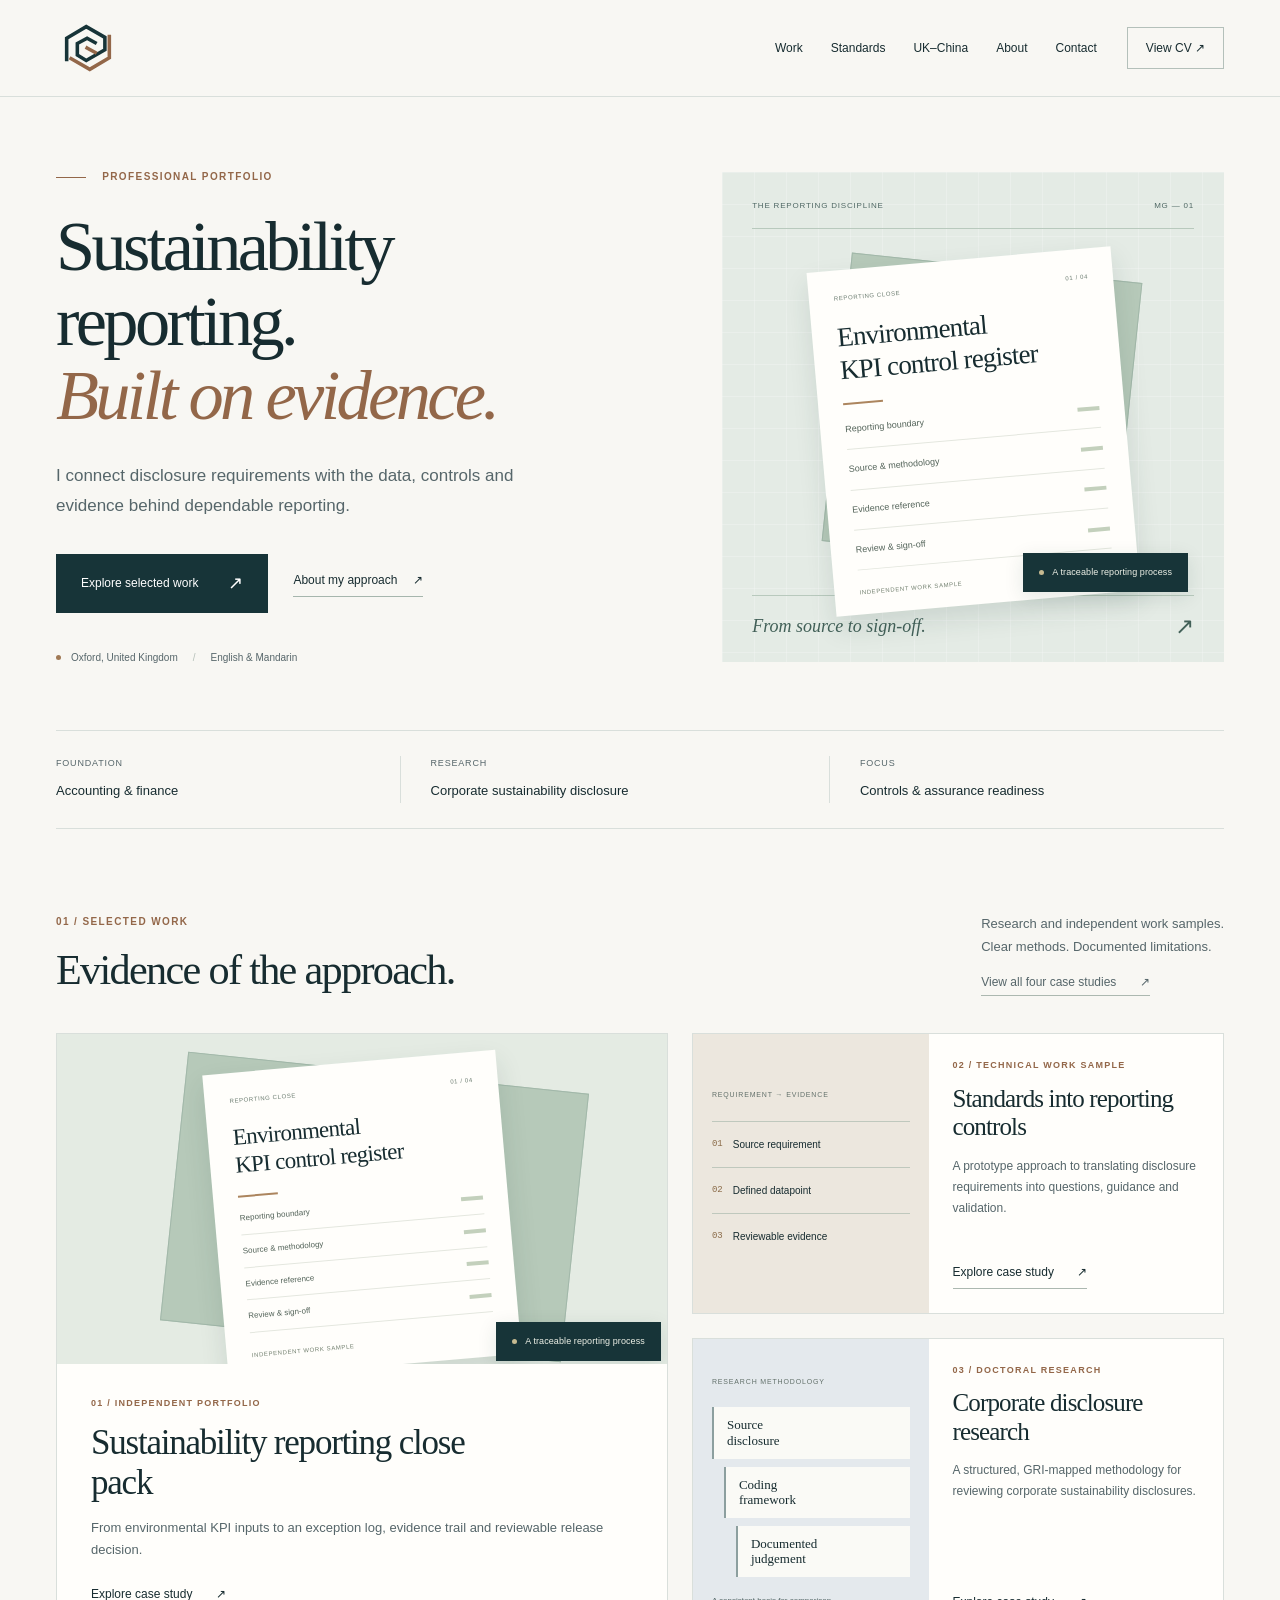
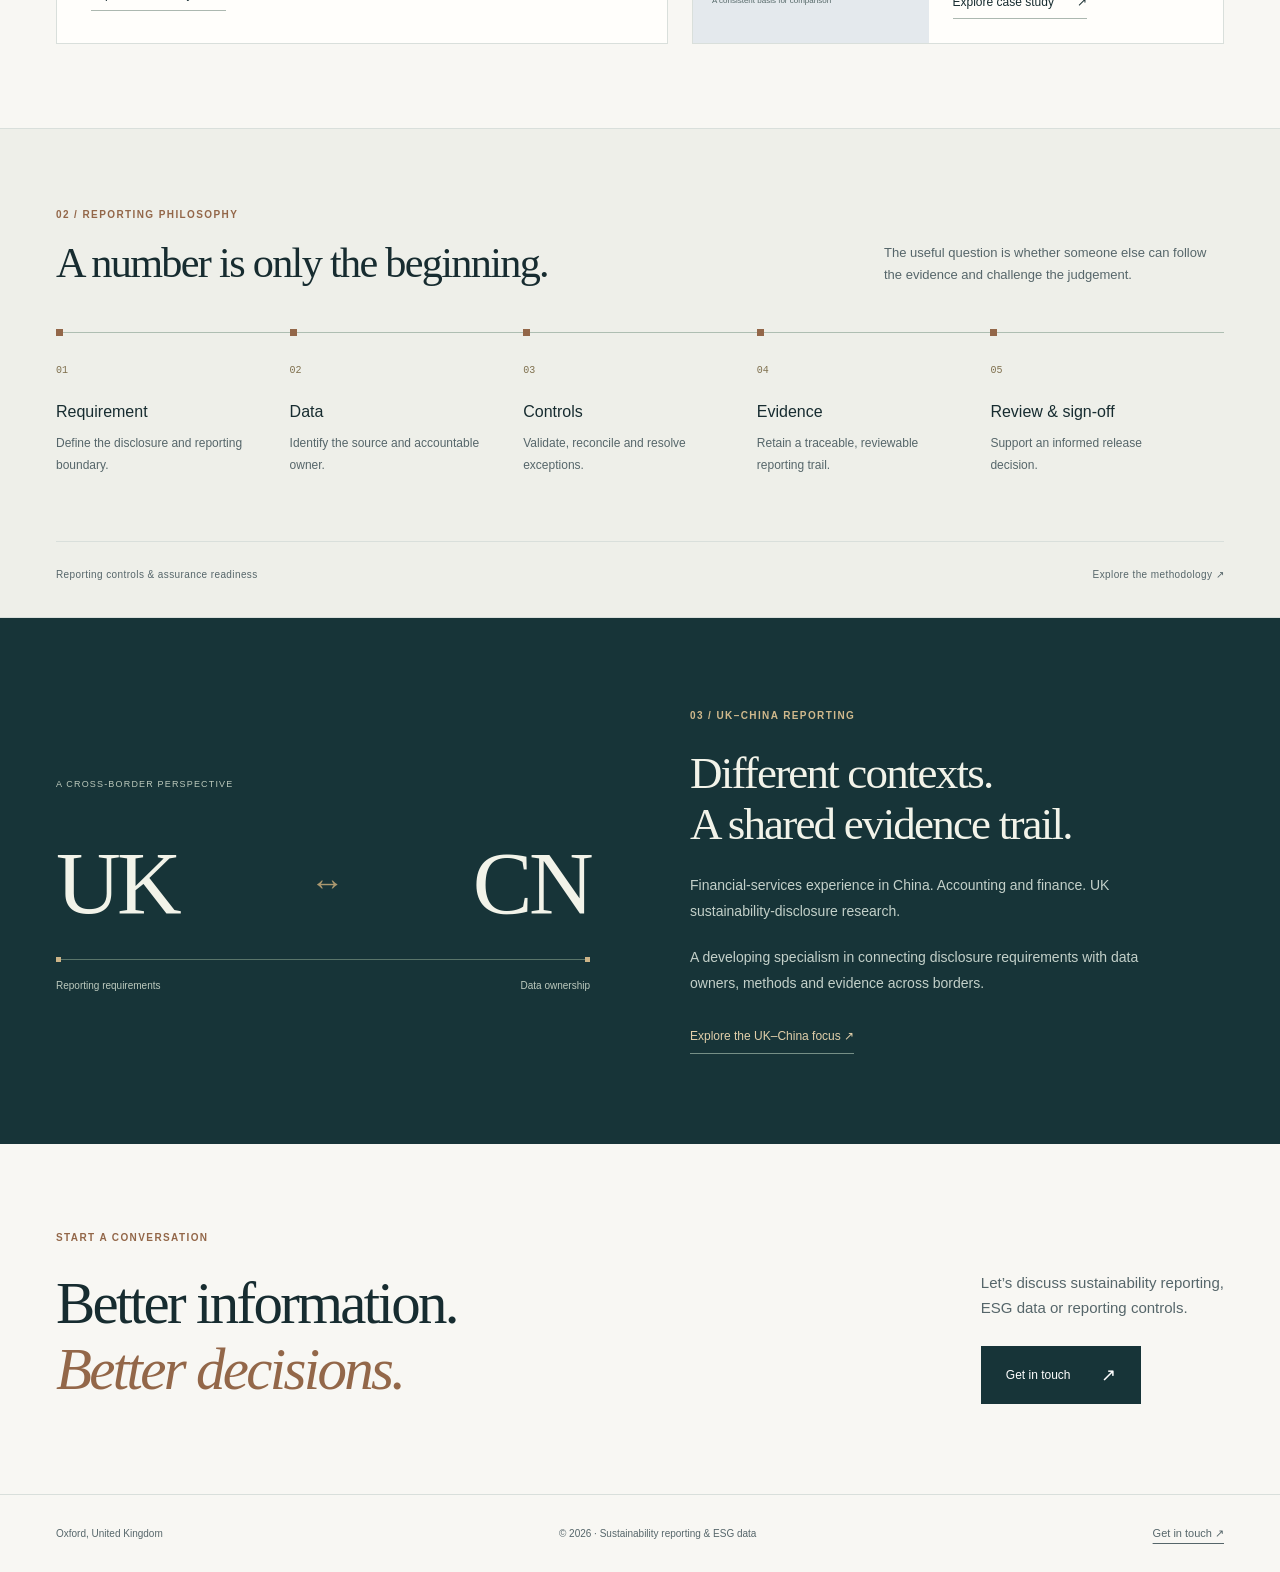
<file: site/index.html>
<!doctype html><html lang="en-GB"><head><meta charset="utf-8"><meta name="viewport" content="width=device-width, initial-scale=1"><title>Sustainability Reporting &amp; ESG Data | Min Gao</title><meta name="description" content="Sustainability reporting, ESG data and reporting controls. Explore Min Gao’s research and independent portfolio work."><meta name="theme-color" content="#252c26"><meta property="og:title" content="Sustainability Reporting &amp; ESG Data | Min Gao"><meta property="og:description" content="Sustainability reporting, ESG data and reporting controls. Explore Min Gao’s research and independent portfolio work."><meta property="og:type" content="website"><link rel="icon" type="image/svg+xml" href="assets/brand-mark.svg"><link rel="stylesheet" href="assets/styles.css"><script defer src="assets/main.js"></script></head><body class="page-index"><a class="skip" href="#main">Skip to content</a><header class="header"><div class="wrap nav"><a class="brand" href="index.html" aria-label="Min Gao home"><img class="brand-mark" src="assets/brand-mark.svg" alt="" width="64" height="64"></a><nav class="navlinks" id="navigation" aria-label="Main navigation"><a href="work.html">Work</a><a href="standards.html">Standards</a><a href="uk-china.html">UK–China</a><a href="about.html">About</a><a href="contact.html">Contact</a></nav><a class="cv-link" href="cv.html">View CV ↗</a><button class="menu" aria-controls="navigation" aria-expanded="false" type="button">Menu</button></div></header><main id="main"><div class="wrap"><section class="hero"><div class="hero-copy"><p class="eyebrow"><span class="eyebrow-line"></span> Professional portfolio</p><h1>Sustainability<br>reporting.<br><em>Built on evidence.</em></h1><p class="hero-description">I connect disclosure requirements with the data, controls and evidence behind dependable reporting.</p><div class="actions"><a class="button" href="work.html">Explore selected work <span aria-hidden="true">↗</span></a><a class="quiet-link" href="about.html">About my approach <span aria-hidden="true">↗</span></a></div><div class="hero-location"><span class="tiny-dot"></span> Oxford, United Kingdom <span class="location-divider">/</span> English & Mandarin</div></div><div class="hero-art" aria-hidden="true"><div class="art-topline"><span>THE REPORTING DISCIPLINE</span><span>MG — 01</span></div><div class="document-art"><div class="document-back"></div><div class="document-front"><div class="document-title"><span>REPORTING CLOSE</span><span>01 / 04</span></div><h4>Environmental<br>KPI control register</h4><div class="doc-rule"></div><div class="doc-row"><span>Reporting boundary</span><i></i></div><div class="doc-row"><span>Source & methodology</span><i></i></div><div class="doc-row"><span>Evidence reference</span><i></i></div><div class="doc-row"><span>Review & sign-off</span><i></i></div><div class="doc-foot">INDEPENDENT WORK SAMPLE</div></div><div class="art-label"><span class="tiny-dot"></span> A traceable reporting process</div></div><div class="hero-art-bottom"><span>From source to sign-off.</span><span>↗</span></div></div></section><div class="credentials-strip"><div><span>Foundation</span><strong>Accounting & finance</strong></div><div><span>Research</span><strong>Corporate sustainability disclosure</strong></div><div><span>Focus</span><strong>Controls & assurance readiness</strong></div></div><section class="section selected-work" id="selected-work"><div class="section-head"><div><p class="eyebrow">01 / Selected work</p><h2>Evidence of the approach.</h2></div><div class="section-intro"><p>Research and independent work samples.<br>Clear methods. Documented limitations.</p><a class="text-link" href="work.html">View all four case studies <span aria-hidden="true">↗</span></a></div></div><div class="cards"><article class="card card-close"><div class="card-visual" aria-hidden="true"><div class="document-art"><div class="document-back"></div><div class="document-front"><div class="document-title"><span>REPORTING CLOSE</span><span>01 / 04</span></div><h4>Environmental<br>KPI control register</h4><div class="doc-rule"></div><div class="doc-row"><span>Reporting boundary</span><i></i></div><div class="doc-row"><span>Source & methodology</span><i></i></div><div class="doc-row"><span>Evidence reference</span><i></i></div><div class="doc-row"><span>Review & sign-off</span><i></i></div><div class="doc-foot">INDEPENDENT WORK SAMPLE</div></div><div class="art-label"><span class="tiny-dot"></span> A traceable reporting process</div></div></div><div class="card-body"><p class="eyebrow">01 / Independent portfolio</p><h3>Sustainability reporting close pack</h3><p>From environmental KPI inputs to an exception log, evidence trail and reviewable release decision.</p><a class="text-link" href="close-pack.html">Explore case study <span aria-hidden="true">↗</span></a></div></article><article class="card card-standards"><div class="card-visual" aria-hidden="true"><div class="mapping-art"><span class="art-kicker">REQUIREMENT → EVIDENCE</span><div class="mapping-line"><b>01</b><span>Source requirement</span></div><div class="mapping-line"><b>02</b><span>Defined datapoint</span></div><div class="mapping-line"><b>03</b><span>Reviewable evidence</span></div></div></div><div class="card-body"><p class="eyebrow">02 / Technical work sample</p><h3>Standards into reporting controls</h3><p>A prototype approach to translating disclosure requirements into questions, guidance and validation.</p><a class="text-link" href="interoperability.html">Explore case study <span aria-hidden="true">↗</span></a></div></article><article class="card card-research"><div class="card-visual" aria-hidden="true"><div class="research-art"><span class="art-kicker">RESEARCH METHODOLOGY</span><div class="research-pages"><span>Source<br>disclosure</span><span>Coding<br>framework</span><span>Documented<br>judgement</span></div><div class="research-caption">A consistent basis for comparison</div></div></div><div class="card-body"><p class="eyebrow">03 / Doctoral research</p><h3>Corporate disclosure research</h3><p>A structured, GRI-mapped methodology for reviewing corporate sustainability disclosures.</p><a class="text-link" href="research.html">Explore case study <span aria-hidden="true">↗</span></a></div></article></div></section></div><section class="method-section"><div class="wrap"><div class="section-head"><div><p class="eyebrow">02 / Reporting philosophy</p><h2>A number is only the beginning.</h2></div><p class="section-intro">The useful question is whether someone else can follow the evidence and challenge the judgement.</p></div><ol class="process-rail"><li><span>01</span><h3>Requirement</h3><p>Define the disclosure and reporting boundary.</p></li><li><span>02</span><h3>Data</h3><p>Identify the source and accountable owner.</p></li><li><span>03</span><h3>Controls</h3><p>Validate, reconcile and resolve exceptions.</p></li><li><span>04</span><h3>Evidence</h3><p>Retain a traceable, reviewable reporting trail.</p></li><li><span>05</span><h3>Review & sign-off</h3><p>Support an informed release decision.</p></li></ol><div class="method-bottom"><span>Reporting controls & assurance readiness</span><a href="standards.html">Explore the methodology ↗</a></div></div></section><section class="dark-section"><div class="wrap bridge-layout"><div class="bridge-visual" aria-hidden="true"><span class="bridge-label">A CROSS-BORDER PERSPECTIVE</span><div class="bridge-type">UK<span>↔</span>CN</div><div class="bridge-rule"></div><div class="bridge-captions"><span>Reporting requirements</span><span>Data ownership</span></div></div><div class="bridge-copy"><p class="eyebrow">03 / UK–China reporting</p><h2>Different contexts.<br>A shared evidence trail.</h2><p>Financial-services experience in China. Accounting and finance. UK sustainability-disclosure research.</p><p>A developing specialism in connecting disclosure requirements with data owners, methods and evidence across borders.</p><a class="text-link" href="uk-china.html">Explore the UK–China focus ↗</a></div></div></section><section class="contact-section wrap"><p class="eyebrow">Start a conversation</p><div class="contact-layout"><h2>Better information.<br><em>Better decisions.</em></h2><div><p>Let’s discuss sustainability reporting,<br>ESG data or reporting controls.</p><a class="button" href="contact.html">Get in touch <span aria-hidden="true">↗</span></a></div></div></section></main><footer class="footer"><div class="wrap"><span>Oxford, United Kingdom</span><span>© 2026 · Sustainability reporting & ESG data</span><a href="contact.html">Get in touch ↗</a></div></footer></body></html>
</file>
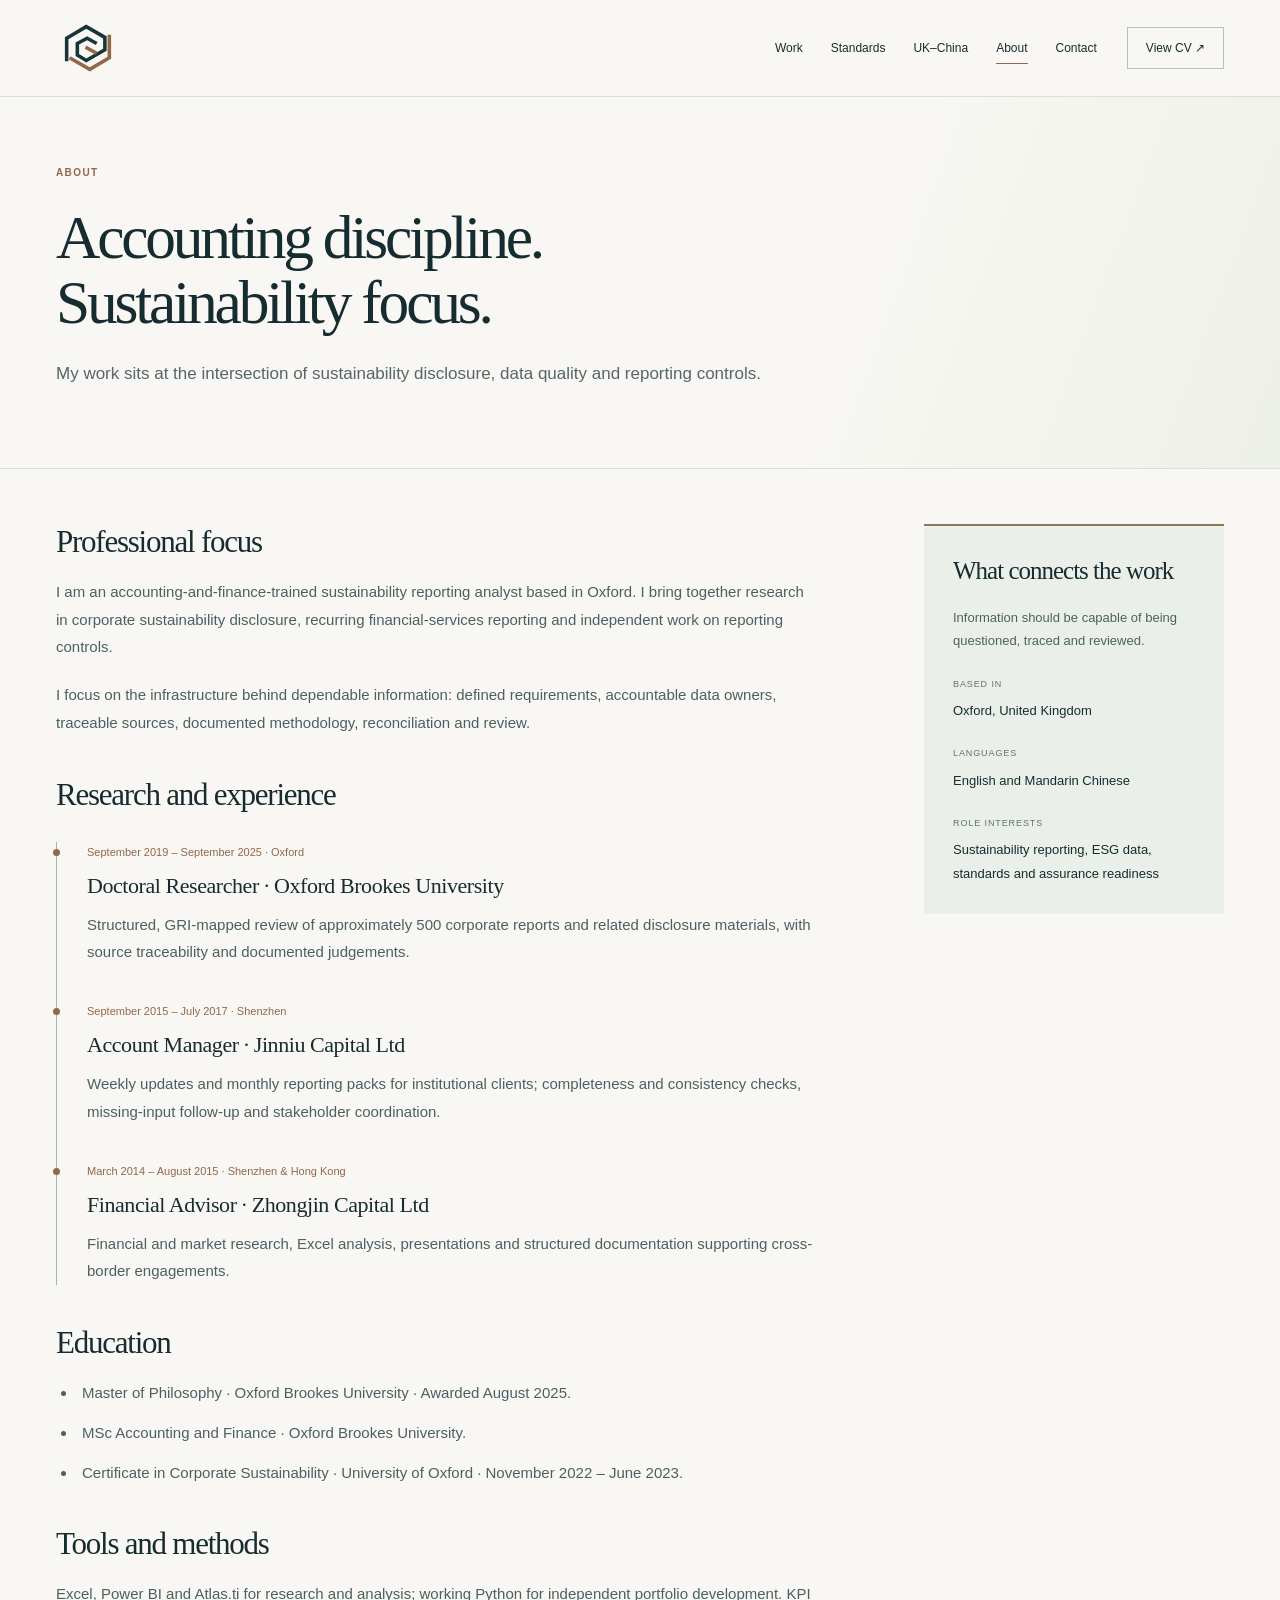
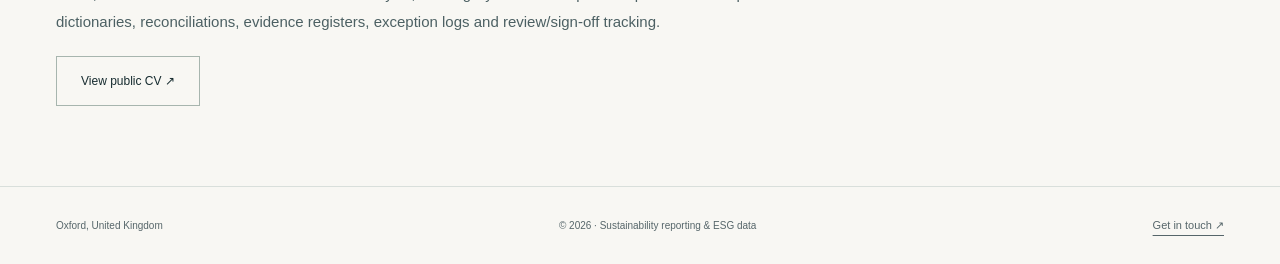
<file: site/about.html>
<!doctype html><html lang="en-GB"><head><meta charset="utf-8"><meta name="viewport" content="width=device-width, initial-scale=1"><title>About &amp; Experience | Min Gao</title><meta name="description" content="Sustainability reporting, ESG data and reporting controls. Explore Min Gao’s research and independent portfolio work."><meta name="theme-color" content="#252c26"><meta property="og:title" content="About &amp; Experience | Min Gao"><meta property="og:description" content="Sustainability reporting, ESG data and reporting controls. Explore Min Gao’s research and independent portfolio work."><meta property="og:type" content="website"><link rel="icon" type="image/svg+xml" href="assets/brand-mark.svg"><link rel="stylesheet" href="assets/styles.css"><script defer src="assets/main.js"></script></head><body class="page-about"><a class="skip" href="#main">Skip to content</a><header class="header"><div class="wrap nav"><a class="brand" href="index.html" aria-label="Min Gao home"><img class="brand-mark" src="assets/brand-mark.svg" alt="" width="64" height="64"></a><nav class="navlinks" id="navigation" aria-label="Main navigation"><a href="work.html">Work</a><a href="standards.html">Standards</a><a href="uk-china.html">UK–China</a><a href="about.html" aria-current="page">About</a><a href="contact.html">Contact</a></nav><a class="cv-link" href="cv.html">View CV ↗</a><button class="menu" aria-controls="navigation" aria-expanded="false" type="button">Menu</button></div></header><main id="main"><div class="page-heading"><div class="wrap"><div class="page-hero"><p class="eyebrow">About</p><h1>Accounting discipline.<br>Sustainability focus.</h1><p class="lead">My work sits at the intersection of sustainability disclosure, data quality and reporting controls.</p></div></div></div><div class="wrap article-grid"><article class="prose"><h2>Professional focus</h2><p>I am an accounting-and-finance-trained sustainability reporting analyst based in Oxford. I bring together research in corporate sustainability disclosure, recurring financial-services reporting and independent work on reporting controls.</p><p>I focus on the infrastructure behind dependable information: defined requirements, accountable data owners, traceable sources, documented methodology, reconciliation and review.</p><h2>Research and experience</h2><div class="timeline"><article><p class="small">September 2019 – September 2025 · Oxford</p><h3>Doctoral Researcher · Oxford Brookes University</h3><p>Structured, GRI-mapped review of approximately 500 corporate reports and related disclosure materials, with source traceability and documented judgements.</p></article><article><p class="small">September 2015 – July 2017 · Shenzhen</p><h3>Account Manager · Jinniu Capital Ltd</h3><p>Weekly updates and monthly reporting packs for institutional clients; completeness and consistency checks, missing-input follow-up and stakeholder coordination.</p></article><article><p class="small">March 2014 – August 2015 · Shenzhen & Hong Kong</p><h3>Financial Advisor · Zhongjin Capital Ltd</h3><p>Financial and market research, Excel analysis, presentations and structured documentation supporting cross-border engagements.</p></article></div><h2>Education</h2><ul><li>Master of Philosophy · Oxford Brookes University · Awarded August 2025.</li><li>MSc Accounting and Finance · Oxford Brookes University.</li><li>Certificate in Corporate Sustainability · University of Oxford · November 2022 – June 2023.</li></ul><h2>Tools and methods</h2><p>Excel, Power BI and Atlas.ti for research and analysis; working Python for independent portfolio development. KPI dictionaries, reconciliations, evidence registers, exception logs and review/sign-off tracking.</p><a class="button secondary" href="cv.html">View public CV ↗</a></article><aside class="aside"><h2>What connects the work</h2><p>Information should be capable of being questioned, traced and reviewed.</p><dl><dt>Based in</dt><dd>Oxford, United Kingdom</dd><dt>Languages</dt><dd>English and Mandarin Chinese</dd><dt>Role interests</dt><dd>Sustainability reporting, ESG data, standards and assurance readiness</dd></dl></aside></div></main><footer class="footer"><div class="wrap"><span>Oxford, United Kingdom</span><span>© 2026 · Sustainability reporting & ESG data</span><a href="contact.html">Get in touch ↗</a></div></footer></body></html>
</file>
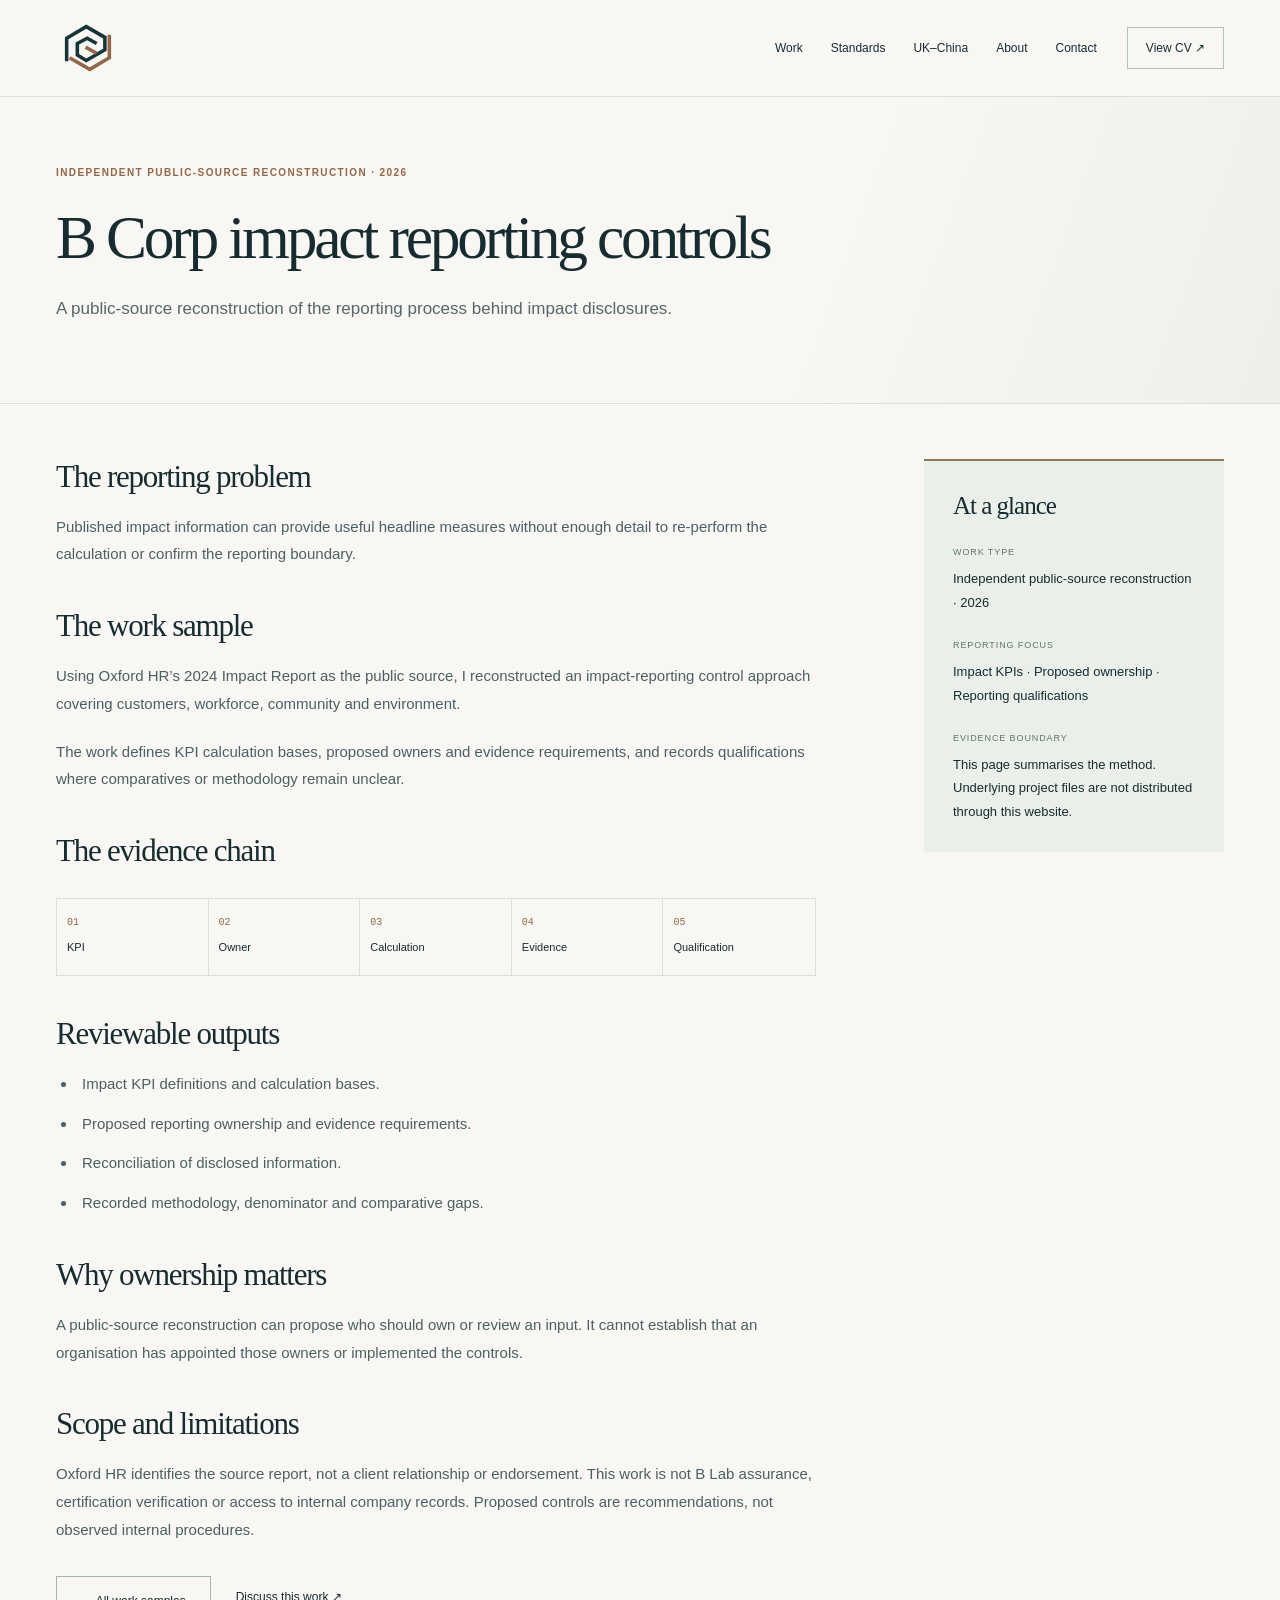
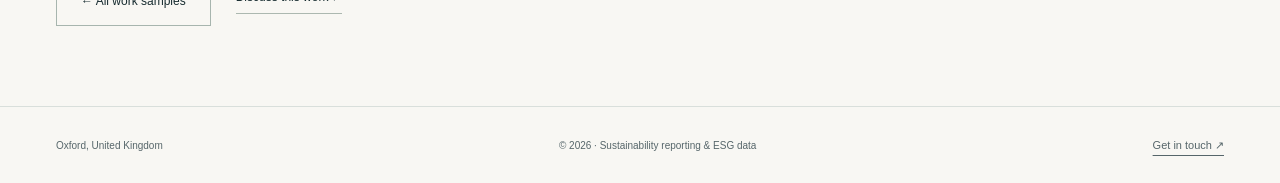
<file: site/b-corp.html>
<!doctype html><html lang="en-GB"><head><meta charset="utf-8"><meta name="viewport" content="width=device-width, initial-scale=1"><title>B Corp impact reporting controls | Min Gao</title><meta name="description" content="Sustainability reporting, ESG data and reporting controls. Explore Min Gao’s research and independent portfolio work."><meta name="theme-color" content="#252c26"><meta property="og:title" content="B Corp impact reporting controls | Min Gao"><meta property="og:description" content="Sustainability reporting, ESG data and reporting controls. Explore Min Gao’s research and independent portfolio work."><meta property="og:type" content="website"><link rel="icon" type="image/svg+xml" href="assets/brand-mark.svg"><link rel="stylesheet" href="assets/styles.css"><script defer src="assets/main.js"></script></head><body class="page-b-corp"><a class="skip" href="#main">Skip to content</a><header class="header"><div class="wrap nav"><a class="brand" href="index.html" aria-label="Min Gao home"><img class="brand-mark" src="assets/brand-mark.svg" alt="" width="64" height="64"></a><nav class="navlinks" id="navigation" aria-label="Main navigation"><a href="work.html">Work</a><a href="standards.html">Standards</a><a href="uk-china.html">UK–China</a><a href="about.html">About</a><a href="contact.html">Contact</a></nav><a class="cv-link" href="cv.html">View CV ↗</a><button class="menu" aria-controls="navigation" aria-expanded="false" type="button">Menu</button></div></header><main id="main"><div class="page-heading"><div class="wrap"><div class="page-hero"><p class="eyebrow">Independent public-source reconstruction · 2026</p><h1>B Corp impact reporting controls</h1><p class="lead">A public-source reconstruction of the reporting process behind impact disclosures.</p></div></div></div><div class="wrap article-grid"><article class="prose"><h2>The reporting problem</h2><p>Published impact information can provide useful headline measures without enough detail to re-perform the calculation or confirm the reporting boundary.</p><h2>The work sample</h2><p>Using Oxford HR’s 2024 Impact Report as the public source, I reconstructed an impact-reporting control approach covering customers, workforce, community and environment.</p><p>The work defines KPI calculation bases, proposed owners and evidence requirements, and records qualifications where comparatives or methodology remain unclear.</p><h2>The evidence chain</h2><div class="method-steps"><div><span>01</span>KPI</div><div><span>02</span>Owner</div><div><span>03</span>Calculation</div><div><span>04</span>Evidence</div><div><span>05</span>Qualification</div></div><h2>Reviewable outputs</h2><ul><li>Impact KPI definitions and calculation bases.</li><li>Proposed reporting ownership and evidence requirements.</li><li>Reconciliation of disclosed information.</li><li>Recorded methodology, denominator and comparative gaps.</li></ul><h2>Why ownership matters</h2><p>A public-source reconstruction can propose who should own or review an input. It cannot establish that an organisation has appointed those owners or implemented the controls.</p><h2>Scope and limitations</h2><p>Oxford HR identifies the source report, not a client relationship or endorsement. This work is not B Lab assurance, certification verification or access to internal company records. Proposed controls are recommendations, not observed internal procedures.</p><div class="actions"><a class="button secondary" href="work.html">← All work samples</a><a class="text-link" href="contact.html">Discuss this work ↗</a></div></article><aside class="aside"><h2>At a glance</h2><dl><dt>Work type</dt><dd>Independent public-source reconstruction · 2026</dd><dt>Reporting focus</dt><dd>Impact KPIs · Proposed ownership · Reporting qualifications</dd><dt>Evidence boundary</dt><dd>This page summarises the method. Underlying project files are not distributed through this website.</dd></dl></aside></div></main><footer class="footer"><div class="wrap"><span>Oxford, United Kingdom</span><span>© 2026 · Sustainability reporting & ESG data</span><a href="contact.html">Get in touch ↗</a></div></footer></body></html>
</file>
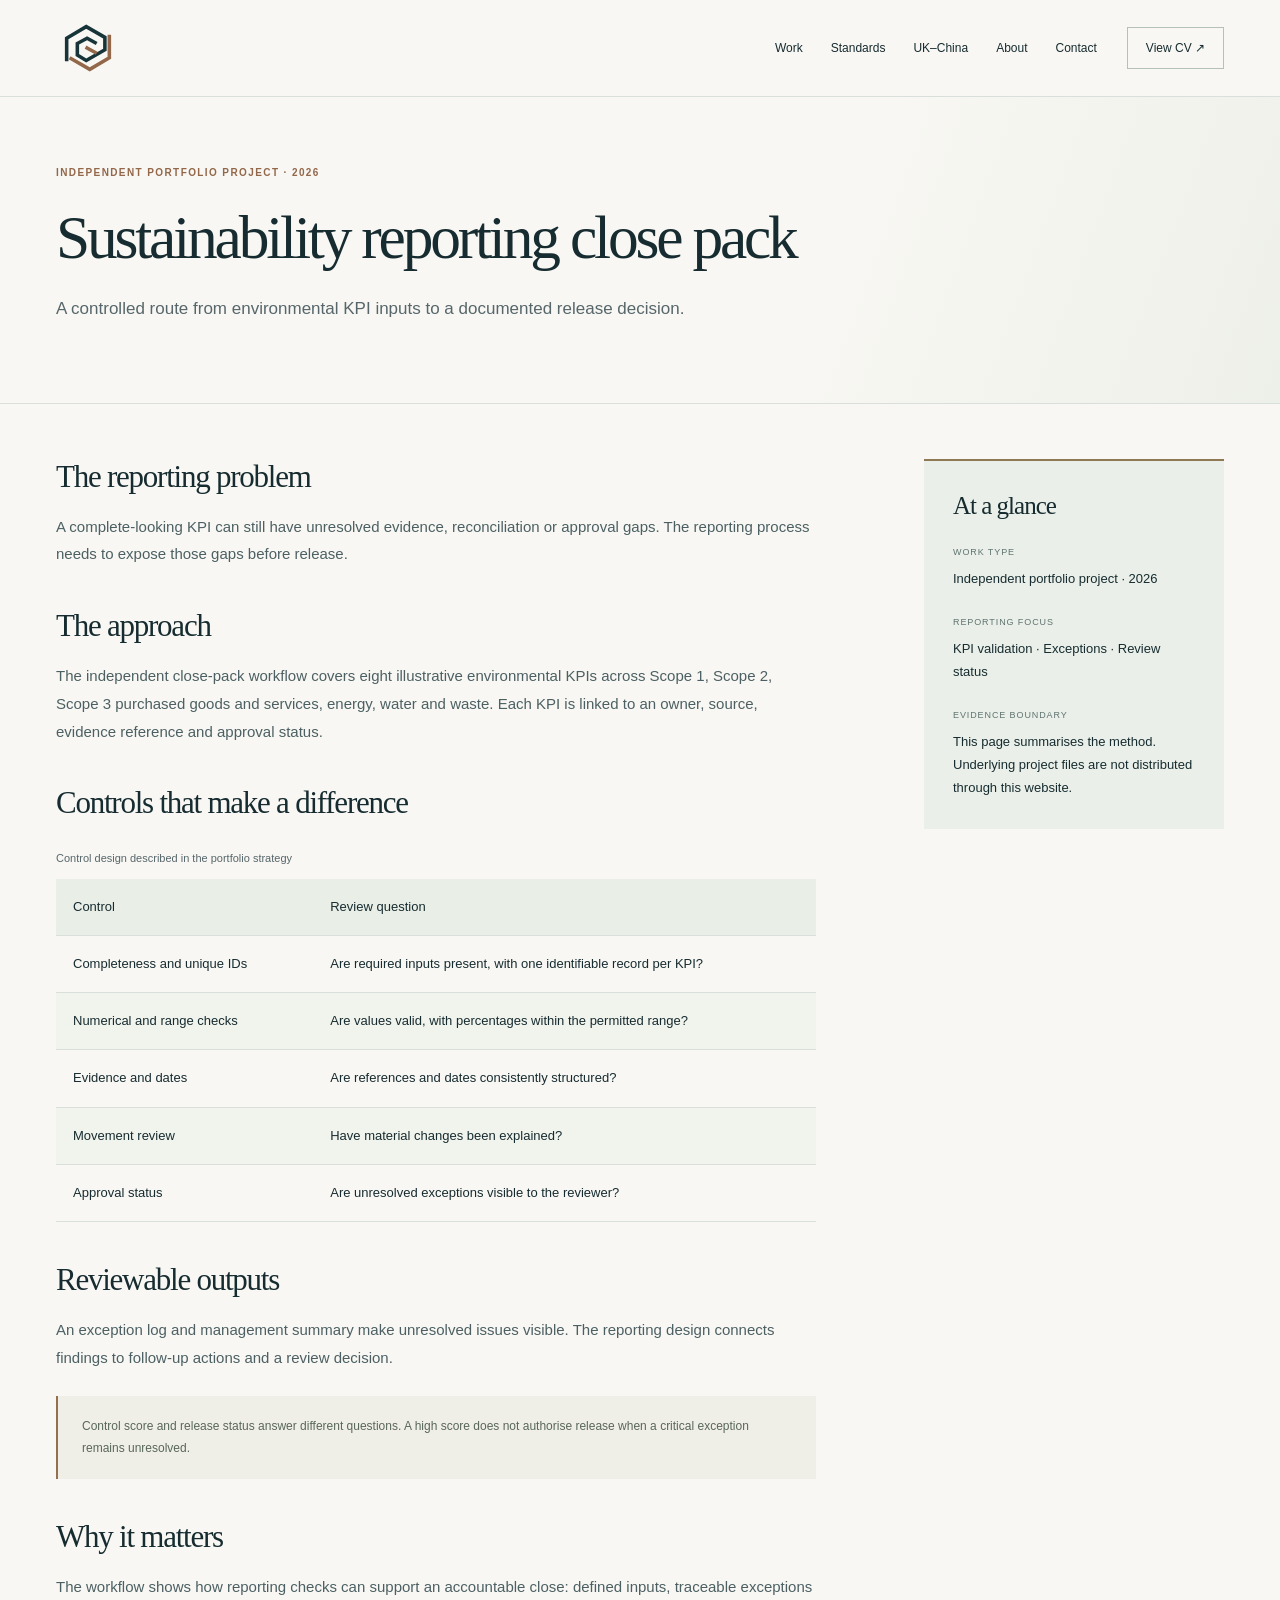
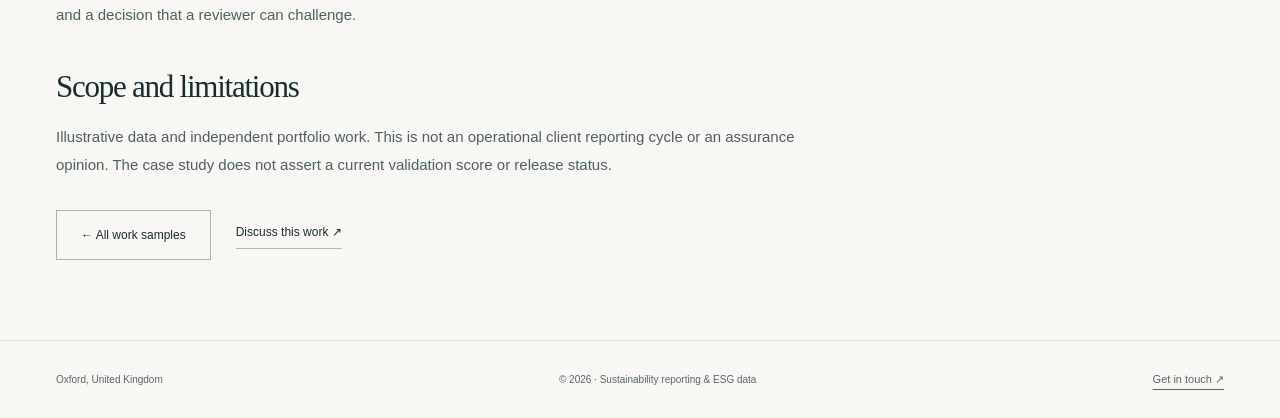
<file: site/close-pack.html>
<!doctype html><html lang="en-GB"><head><meta charset="utf-8"><meta name="viewport" content="width=device-width, initial-scale=1"><title>Sustainability reporting close pack | Min Gao</title><meta name="description" content="Sustainability reporting, ESG data and reporting controls. Explore Min Gao’s research and independent portfolio work."><meta name="theme-color" content="#252c26"><meta property="og:title" content="Sustainability reporting close pack | Min Gao"><meta property="og:description" content="Sustainability reporting, ESG data and reporting controls. Explore Min Gao’s research and independent portfolio work."><meta property="og:type" content="website"><link rel="icon" type="image/svg+xml" href="assets/brand-mark.svg"><link rel="stylesheet" href="assets/styles.css"><script defer src="assets/main.js"></script></head><body class="page-close-pack"><a class="skip" href="#main">Skip to content</a><header class="header"><div class="wrap nav"><a class="brand" href="index.html" aria-label="Min Gao home"><img class="brand-mark" src="assets/brand-mark.svg" alt="" width="64" height="64"></a><nav class="navlinks" id="navigation" aria-label="Main navigation"><a href="work.html">Work</a><a href="standards.html">Standards</a><a href="uk-china.html">UK–China</a><a href="about.html">About</a><a href="contact.html">Contact</a></nav><a class="cv-link" href="cv.html">View CV ↗</a><button class="menu" aria-controls="navigation" aria-expanded="false" type="button">Menu</button></div></header><main id="main"><div class="page-heading"><div class="wrap"><div class="page-hero"><p class="eyebrow">Independent portfolio project · 2026</p><h1>Sustainability reporting close pack</h1><p class="lead">A controlled route from environmental KPI inputs to a documented release decision.</p></div></div></div><div class="wrap article-grid"><article class="prose"><h2>The reporting problem</h2><p>A complete-looking KPI can still have unresolved evidence, reconciliation or approval gaps. The reporting process needs to expose those gaps before release.</p><h2>The approach</h2><p>The independent close-pack workflow covers eight illustrative environmental KPIs across Scope 1, Scope 2, Scope 3 purchased goods and services, energy, water and waste. Each KPI is linked to an owner, source, evidence reference and approval status.</p><h2>Controls that make a difference</h2><div class="table-scroll"><table><caption class="small">Control design described in the portfolio strategy</caption><thead><tr><th scope="col">Control</th><th scope="col">Review question</th></tr></thead><tbody><tr><td>Completeness and unique IDs</td><td>Are required inputs present, with one identifiable record per KPI?</td></tr><tr><td>Numerical and range checks</td><td>Are values valid, with percentages within the permitted range?</td></tr><tr><td>Evidence and dates</td><td>Are references and dates consistently structured?</td></tr><tr><td>Movement review</td><td>Have material changes been explained?</td></tr><tr><td>Approval status</td><td>Are unresolved exceptions visible to the reviewer?</td></tr></tbody></table></div><h2>Reviewable outputs</h2><p>An exception log and management summary make unresolved issues visible. The reporting design connects findings to follow-up actions and a review decision.</p><div class="note">Control score and release status answer different questions. A high score does not authorise release when a critical exception remains unresolved.</div><h2>Why it matters</h2><p>The workflow shows how reporting checks can support an accountable close: defined inputs, traceable exceptions and a decision that a reviewer can challenge.</p><h2>Scope and limitations</h2><p>Illustrative data and independent portfolio work. This is not an operational client reporting cycle or an assurance opinion. The case study does not assert a current validation score or release status.</p><div class="actions"><a class="button secondary" href="work.html">← All work samples</a><a class="text-link" href="contact.html">Discuss this work ↗</a></div></article><aside class="aside"><h2>At a glance</h2><dl><dt>Work type</dt><dd>Independent portfolio project · 2026</dd><dt>Reporting focus</dt><dd>KPI validation · Exceptions · Review status</dd><dt>Evidence boundary</dt><dd>This page summarises the method. Underlying project files are not distributed through this website.</dd></dl></aside></div></main><footer class="footer"><div class="wrap"><span>Oxford, United Kingdom</span><span>© 2026 · Sustainability reporting & ESG data</span><a href="contact.html">Get in touch ↗</a></div></footer></body></html>
</file>
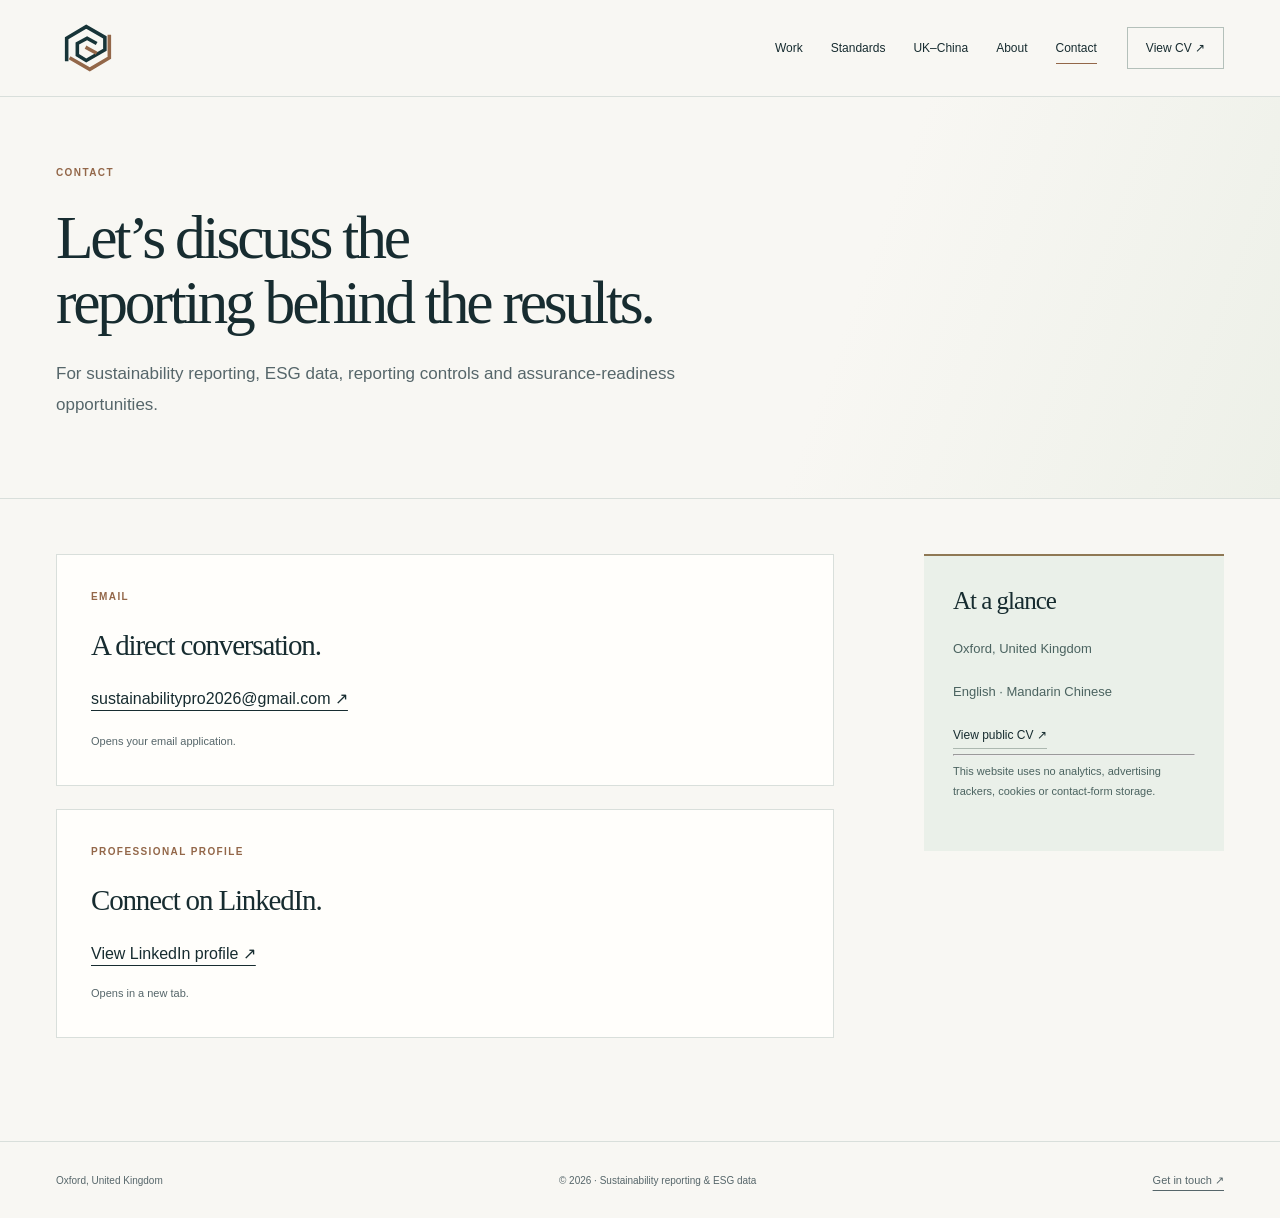
<file: site/contact.html>
<!doctype html><html lang="en-GB"><head><meta charset="utf-8"><meta name="viewport" content="width=device-width, initial-scale=1"><title>Contact | Min Gao</title><meta name="description" content="Sustainability reporting, ESG data and reporting controls. Explore Min Gao’s research and independent portfolio work."><meta name="theme-color" content="#252c26"><meta property="og:title" content="Contact | Min Gao"><meta property="og:description" content="Sustainability reporting, ESG data and reporting controls. Explore Min Gao’s research and independent portfolio work."><meta property="og:type" content="website"><link rel="icon" type="image/svg+xml" href="assets/brand-mark.svg"><link rel="stylesheet" href="assets/styles.css"><script defer src="assets/main.js"></script></head><body class="page-contact"><a class="skip" href="#main">Skip to content</a><header class="header"><div class="wrap nav"><a class="brand" href="index.html" aria-label="Min Gao home"><img class="brand-mark" src="assets/brand-mark.svg" alt="" width="64" height="64"></a><nav class="navlinks" id="navigation" aria-label="Main navigation"><a href="work.html">Work</a><a href="standards.html">Standards</a><a href="uk-china.html">UK–China</a><a href="about.html">About</a><a href="contact.html" aria-current="page">Contact</a></nav><a class="cv-link" href="cv.html">View CV ↗</a><button class="menu" aria-controls="navigation" aria-expanded="false" type="button">Menu</button></div></header><main id="main"><div class="page-heading"><div class="wrap"><div class="page-hero"><p class="eyebrow">Contact</p><h1>Let’s discuss the<br>reporting behind the results.</h1><p class="lead">For sustainability reporting, ESG data, reporting controls and assurance-readiness opportunities.</p></div></div></div><div class="wrap article-grid"><div><div class="contact-box"><p class="eyebrow">Email</p><h2>A direct conversation.</h2><p><a href="mailto:sustainabilitypro2026@gmail.com">sustainabilitypro2026@gmail.com ↗</a></p><p class="small">Opens your email application.</p></div><div class="contact-box"><p class="eyebrow">Professional profile</p><h2>Connect on LinkedIn.</h2><a href="https://www.linkedin.com/in/min-gao-39667a44/" rel="noopener noreferrer" target="_blank">View LinkedIn profile ↗</a><p class="small">Opens in a new tab.</p></div></div><aside class="aside"><h2>At a glance</h2><p>Oxford, United Kingdom</p><p>English · Mandarin Chinese</p><a class="text-link" href="cv.html">View public CV ↗</a><hr><p class="small">This website uses no analytics, advertising trackers, cookies or contact-form storage.</p></aside></div></main><footer class="footer"><div class="wrap"><span>Oxford, United Kingdom</span><span>© 2026 · Sustainability reporting & ESG data</span><a href="contact.html">Get in touch ↗</a></div></footer></body></html>
</file>
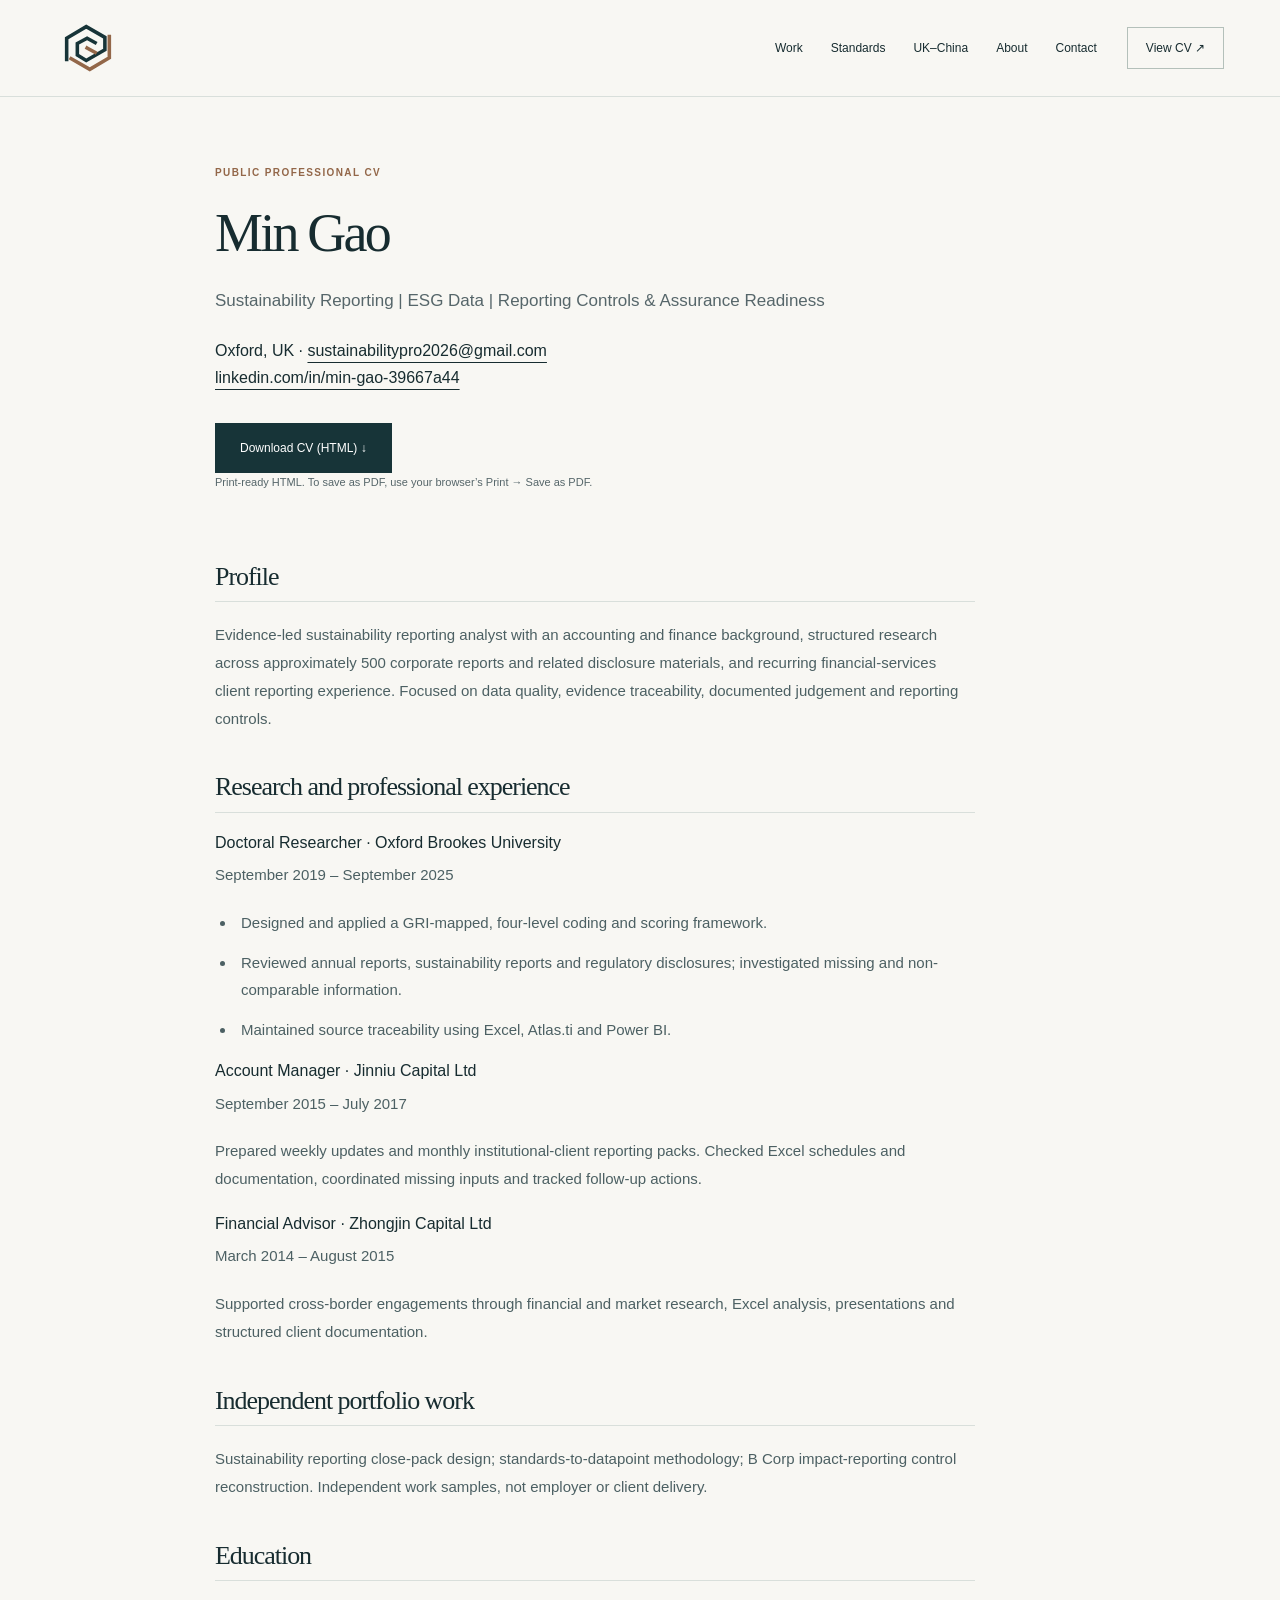
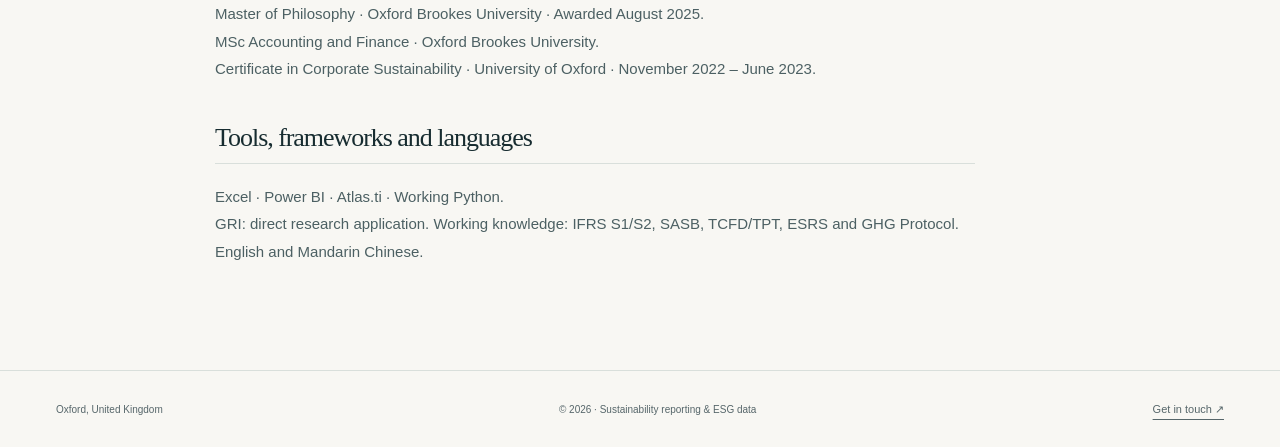
<file: site/cv.html>
<!doctype html><html lang="en-GB"><head><meta charset="utf-8"><meta name="viewport" content="width=device-width, initial-scale=1"><title>Professional CV | Min Gao</title><meta name="description" content="Sustainability reporting, ESG data and reporting controls. Explore Min Gao’s research and independent portfolio work."><meta name="theme-color" content="#252c26"><meta property="og:title" content="Professional CV | Min Gao"><meta property="og:description" content="Sustainability reporting, ESG data and reporting controls. Explore Min Gao’s research and independent portfolio work."><meta property="og:type" content="website"><link rel="icon" type="image/svg+xml" href="assets/brand-mark.svg"><link rel="stylesheet" href="assets/styles.css"><script defer src="assets/main.js"></script></head><body class="page-cv"><a class="skip" href="#main">Skip to content</a><header class="header"><div class="wrap nav"><a class="brand" href="index.html" aria-label="Min Gao home"><img class="brand-mark" src="assets/brand-mark.svg" alt="" width="64" height="64"></a><nav class="navlinks" id="navigation" aria-label="Main navigation"><a href="work.html">Work</a><a href="standards.html">Standards</a><a href="uk-china.html">UK–China</a><a href="about.html">About</a><a href="contact.html">Contact</a></nav><a class="cv-link" href="cv.html">View CV ↗</a><button class="menu" aria-controls="navigation" aria-expanded="false" type="button">Menu</button></div></header><main id="main"><div class="wrap cv"><div class="page-hero"><p class="eyebrow">Public professional CV</p><h1>Min Gao</h1><p class="lead">Sustainability Reporting | ESG Data | Reporting Controls & Assurance Readiness</p><p>Oxford, UK · <a href="mailto:sustainabilitypro2026@gmail.com">sustainabilitypro2026@gmail.com</a><br><a href="https://www.linkedin.com/in/min-gao-39667a44/">linkedin.com/in/min-gao-39667a44</a></p><div class="actions"><a class="button" href="assets/Min-Gao-CV.html" download>Download CV (HTML) ↓</a></div><p class="small">Print-ready HTML. To save as PDF, use your browser’s Print → Save as PDF.</p></div><article class="prose section"><h2>Profile</h2><p>Evidence-led sustainability reporting analyst with an accounting and finance background, structured research across approximately 500 corporate reports and related disclosure materials, and recurring financial-services client reporting experience. Focused on data quality, evidence traceability, documented judgement and reporting controls.</p><h2>Research and professional experience</h2><article><h3>Doctoral Researcher · Oxford Brookes University</h3><p class="small">September 2019 – September 2025</p><ul><li>Designed and applied a GRI-mapped, four-level coding and scoring framework.</li><li>Reviewed annual reports, sustainability reports and regulatory disclosures; investigated missing and non-comparable information.</li><li>Maintained source traceability using Excel, Atlas.ti and Power BI.</li></ul></article><article><h3>Account Manager · Jinniu Capital Ltd</h3><p class="small">September 2015 – July 2017</p><p>Prepared weekly updates and monthly institutional-client reporting packs. Checked Excel schedules and documentation, coordinated missing inputs and tracked follow-up actions.</p></article><article><h3>Financial Advisor · Zhongjin Capital Ltd</h3><p class="small">March 2014 – August 2015</p><p>Supported cross-border engagements through financial and market research, Excel analysis, presentations and structured client documentation.</p></article><h2>Independent portfolio work</h2><p>Sustainability reporting close-pack design; standards-to-datapoint methodology; B Corp impact-reporting control reconstruction. Independent work samples, not employer or client delivery.</p><h2>Education</h2><p>Master of Philosophy · Oxford Brookes University · Awarded August 2025.<br>MSc Accounting and Finance · Oxford Brookes University.<br>Certificate in Corporate Sustainability · University of Oxford · November 2022 – June 2023.</p><h2>Tools, frameworks and languages</h2><p>Excel · Power BI · Atlas.ti · Working Python.<br>GRI: direct research application. Working knowledge: IFRS S1/S2, SASB, TCFD/TPT, ESRS and GHG Protocol.<br>English and Mandarin Chinese.</p></article></div></main><footer class="footer"><div class="wrap"><span>Oxford, United Kingdom</span><span>© 2026 · Sustainability reporting & ESG data</span><a href="contact.html">Get in touch ↗</a></div></footer></body></html>
</file>
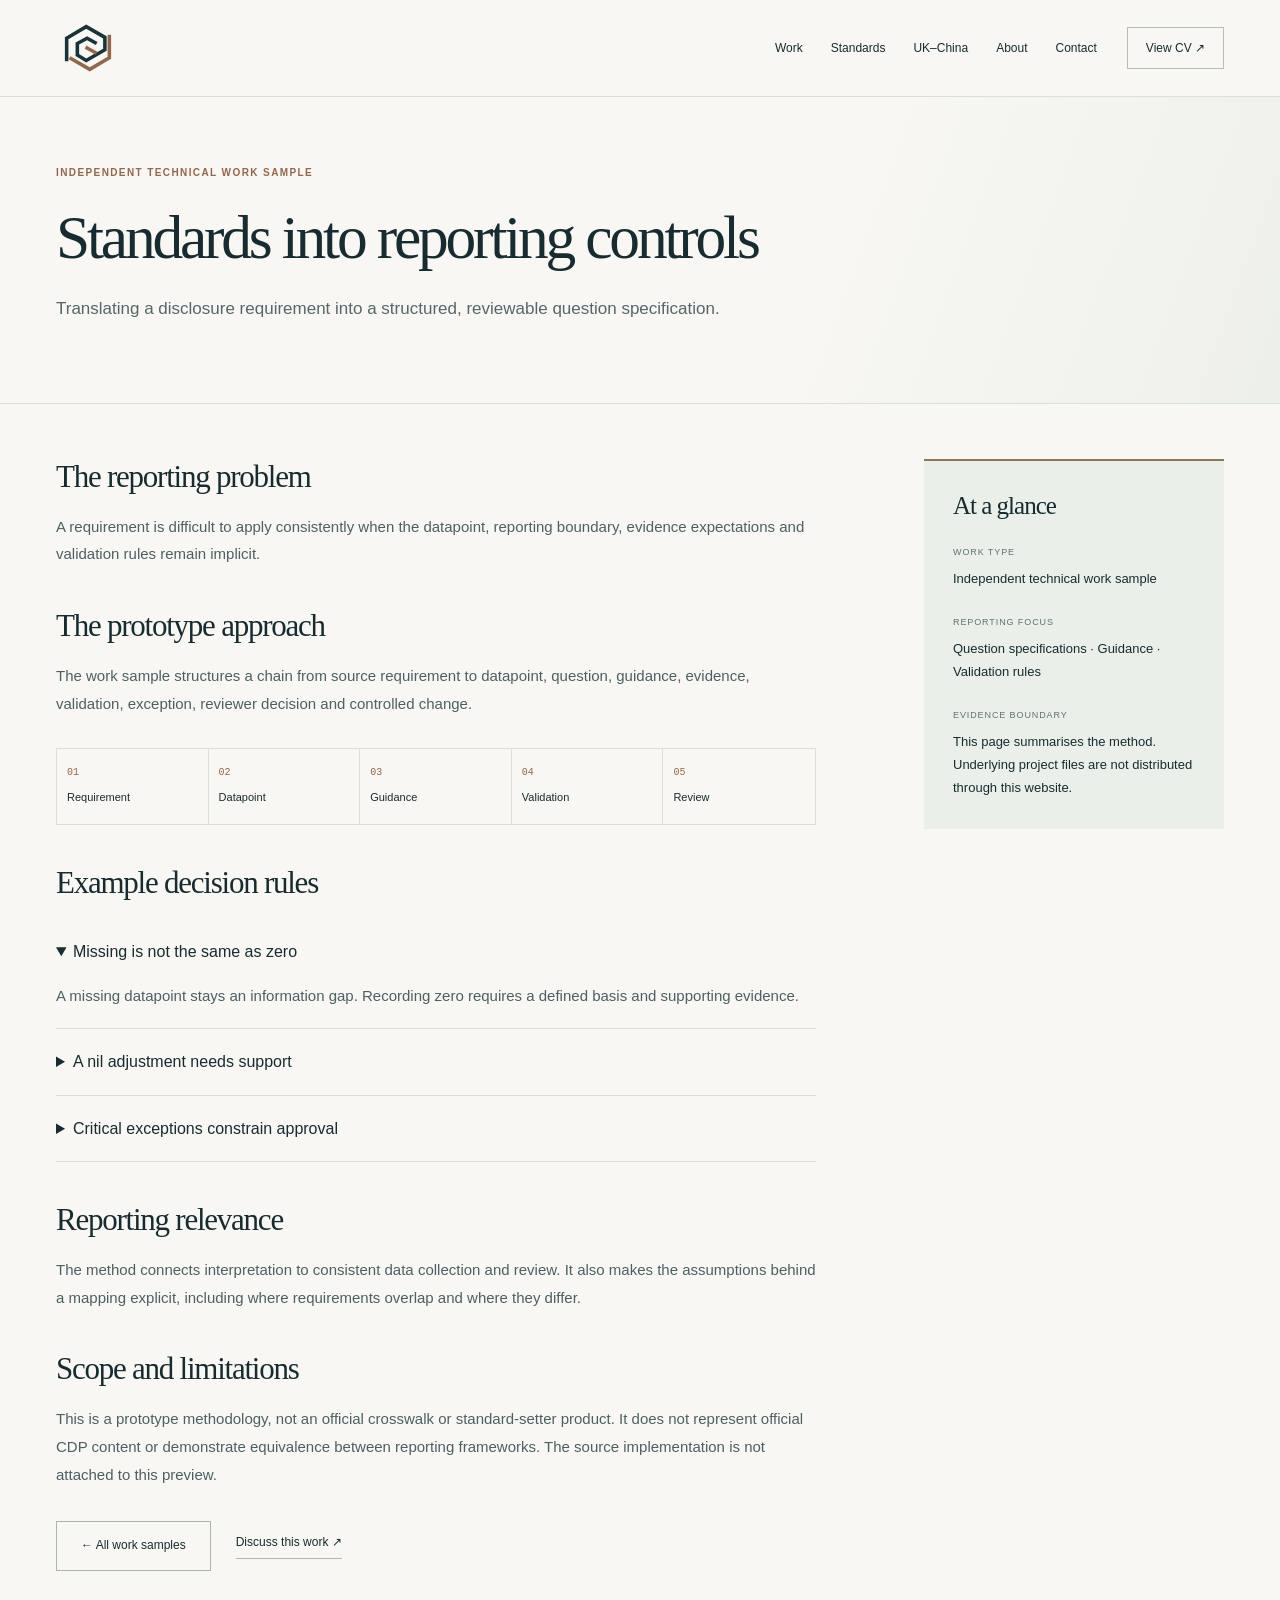
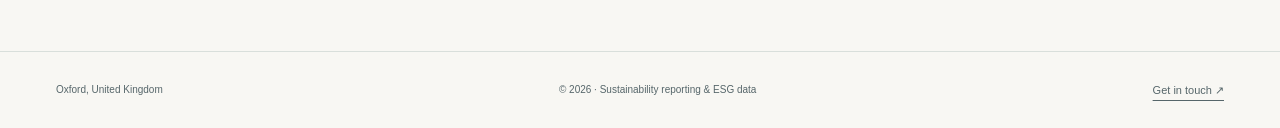
<file: site/interoperability.html>
<!doctype html><html lang="en-GB"><head><meta charset="utf-8"><meta name="viewport" content="width=device-width, initial-scale=1"><title>Standards into reporting controls | Min Gao</title><meta name="description" content="Sustainability reporting, ESG data and reporting controls. Explore Min Gao’s research and independent portfolio work."><meta name="theme-color" content="#252c26"><meta property="og:title" content="Standards into reporting controls | Min Gao"><meta property="og:description" content="Sustainability reporting, ESG data and reporting controls. Explore Min Gao’s research and independent portfolio work."><meta property="og:type" content="website"><link rel="icon" type="image/svg+xml" href="assets/brand-mark.svg"><link rel="stylesheet" href="assets/styles.css"><script defer src="assets/main.js"></script></head><body class="page-interoperability"><a class="skip" href="#main">Skip to content</a><header class="header"><div class="wrap nav"><a class="brand" href="index.html" aria-label="Min Gao home"><img class="brand-mark" src="assets/brand-mark.svg" alt="" width="64" height="64"></a><nav class="navlinks" id="navigation" aria-label="Main navigation"><a href="work.html">Work</a><a href="standards.html">Standards</a><a href="uk-china.html">UK–China</a><a href="about.html">About</a><a href="contact.html">Contact</a></nav><a class="cv-link" href="cv.html">View CV ↗</a><button class="menu" aria-controls="navigation" aria-expanded="false" type="button">Menu</button></div></header><main id="main"><div class="page-heading"><div class="wrap"><div class="page-hero"><p class="eyebrow">Independent technical work sample</p><h1>Standards into reporting controls</h1><p class="lead">Translating a disclosure requirement into a structured, reviewable question specification.</p></div></div></div><div class="wrap article-grid"><article class="prose"><h2>The reporting problem</h2><p>A requirement is difficult to apply consistently when the datapoint, reporting boundary, evidence expectations and validation rules remain implicit.</p><h2>The prototype approach</h2><p>The work sample structures a chain from source requirement to datapoint, question, guidance, evidence, validation, exception, reviewer decision and controlled change.</p><div class="method-steps"><div><span>01</span>Requirement</div><div><span>02</span>Datapoint</div><div><span>03</span>Guidance</div><div><span>04</span>Validation</div><div><span>05</span>Review</div></div><h2>Example decision rules</h2><details open><summary>Missing is not the same as zero</summary><p>A missing datapoint stays an information gap. Recording zero requires a defined basis and supporting evidence.</p></details><details><summary>A nil adjustment needs support</summary><p>The reviewer should be able to see the reconciliation and rationale supporting a decision that no adjustment is needed.</p></details><details><summary>Critical exceptions constrain approval</summary><p>An approved reporting status should not coexist with an unresolved critical exception. The exception, owner and resolution should remain visible.</p></details><h2>Reporting relevance</h2><p>The method connects interpretation to consistent data collection and review. It also makes the assumptions behind a mapping explicit, including where requirements overlap and where they differ.</p><h2>Scope and limitations</h2><p>This is a prototype methodology, not an official crosswalk or standard-setter product. It does not represent official CDP content or demonstrate equivalence between reporting frameworks. The source implementation is not attached to this preview.</p><div class="actions"><a class="button secondary" href="work.html">← All work samples</a><a class="text-link" href="contact.html">Discuss this work ↗</a></div></article><aside class="aside"><h2>At a glance</h2><dl><dt>Work type</dt><dd>Independent technical work sample</dd><dt>Reporting focus</dt><dd>Question specifications · Guidance · Validation rules</dd><dt>Evidence boundary</dt><dd>This page summarises the method. Underlying project files are not distributed through this website.</dd></dl></aside></div></main><footer class="footer"><div class="wrap"><span>Oxford, United Kingdom</span><span>© 2026 · Sustainability reporting & ESG data</span><a href="contact.html">Get in touch ↗</a></div></footer></body></html>
</file>
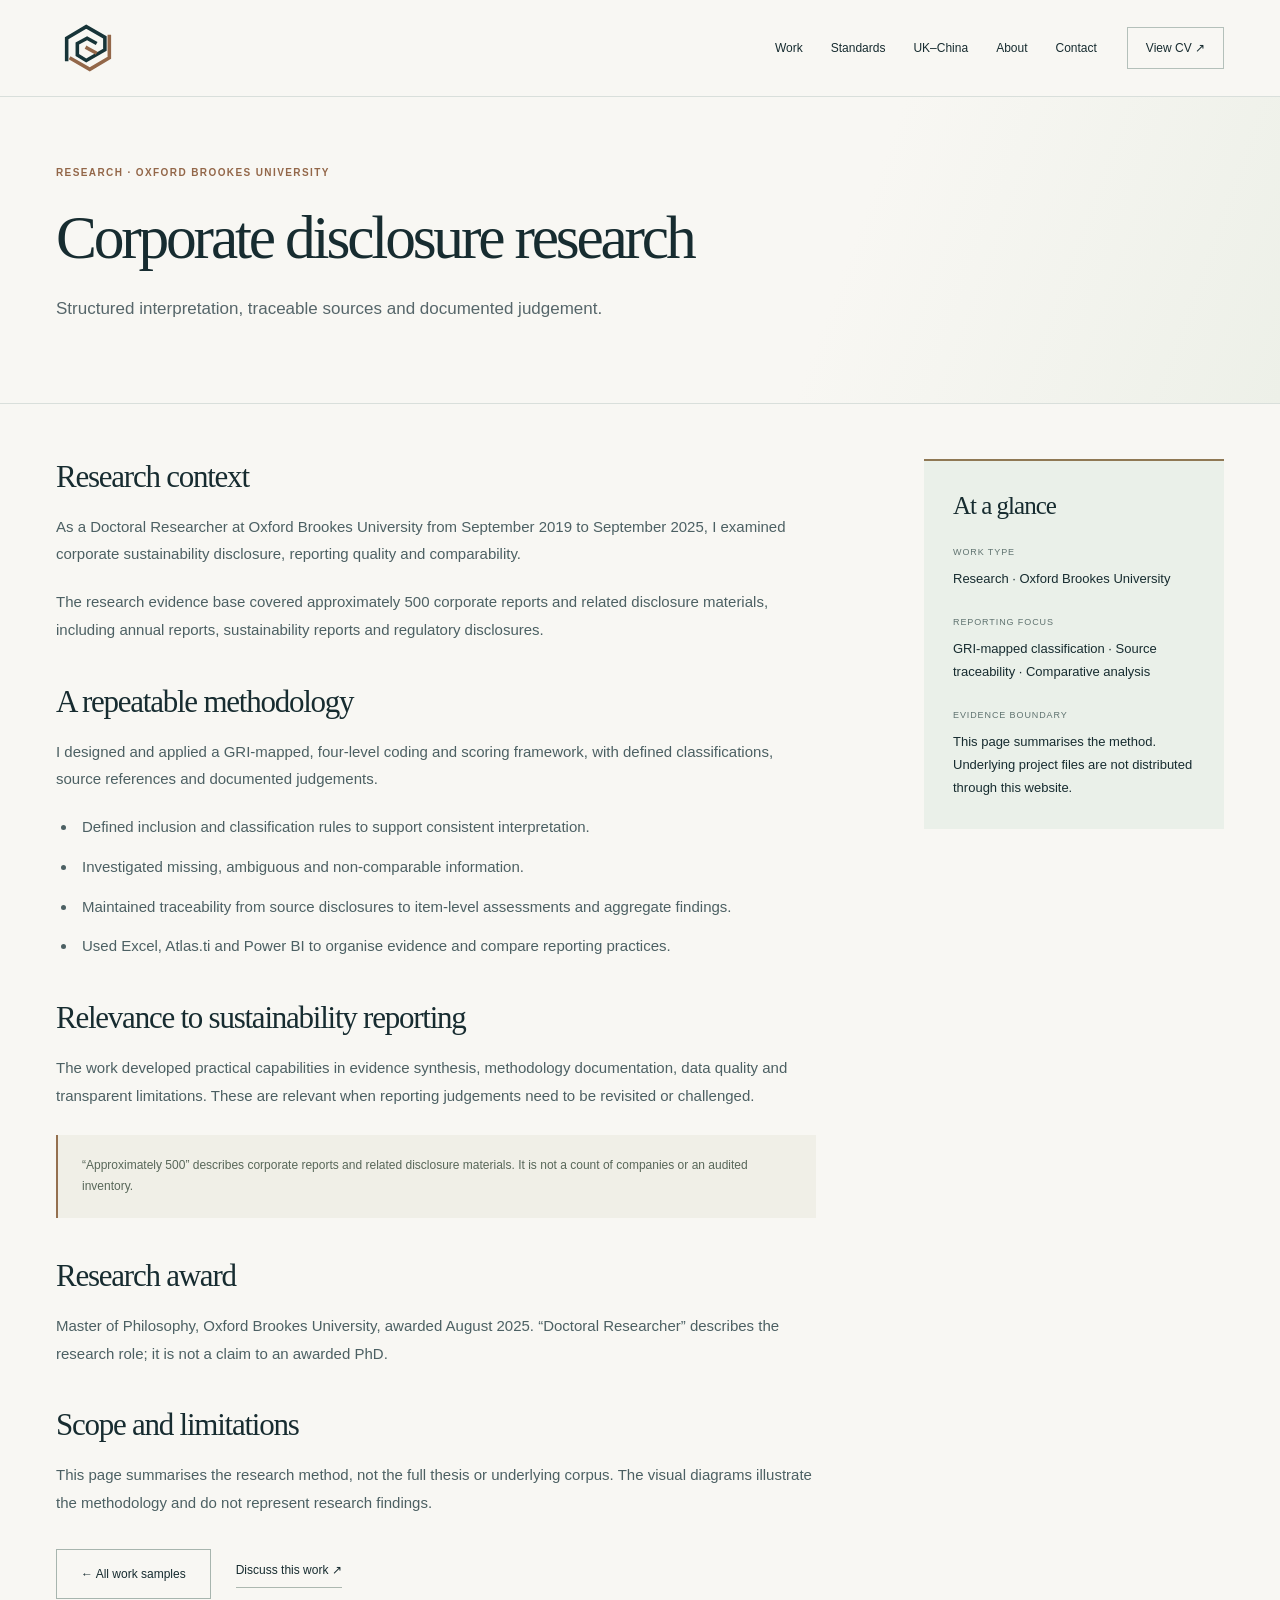
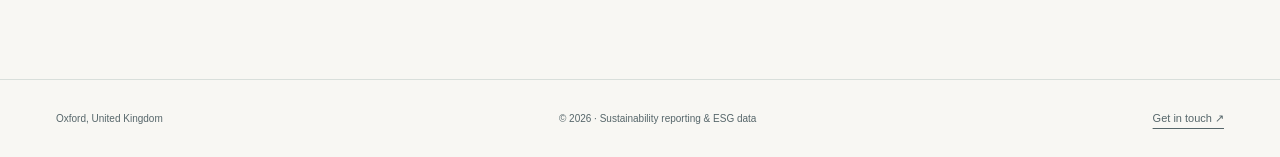
<file: site/research.html>
<!doctype html><html lang="en-GB"><head><meta charset="utf-8"><meta name="viewport" content="width=device-width, initial-scale=1"><title>Corporate disclosure research | Min Gao</title><meta name="description" content="Sustainability reporting, ESG data and reporting controls. Explore Min Gao’s research and independent portfolio work."><meta name="theme-color" content="#252c26"><meta property="og:title" content="Corporate disclosure research | Min Gao"><meta property="og:description" content="Sustainability reporting, ESG data and reporting controls. Explore Min Gao’s research and independent portfolio work."><meta property="og:type" content="website"><link rel="icon" type="image/svg+xml" href="assets/brand-mark.svg"><link rel="stylesheet" href="assets/styles.css"><script defer src="assets/main.js"></script></head><body class="page-research"><a class="skip" href="#main">Skip to content</a><header class="header"><div class="wrap nav"><a class="brand" href="index.html" aria-label="Min Gao home"><img class="brand-mark" src="assets/brand-mark.svg" alt="" width="64" height="64"></a><nav class="navlinks" id="navigation" aria-label="Main navigation"><a href="work.html">Work</a><a href="standards.html">Standards</a><a href="uk-china.html">UK–China</a><a href="about.html">About</a><a href="contact.html">Contact</a></nav><a class="cv-link" href="cv.html">View CV ↗</a><button class="menu" aria-controls="navigation" aria-expanded="false" type="button">Menu</button></div></header><main id="main"><div class="page-heading"><div class="wrap"><div class="page-hero"><p class="eyebrow">Research · Oxford Brookes University</p><h1>Corporate disclosure research</h1><p class="lead">Structured interpretation, traceable sources and documented judgement.</p></div></div></div><div class="wrap article-grid"><article class="prose"><h2>Research context</h2><p>As a Doctoral Researcher at Oxford Brookes University from September 2019 to September 2025, I examined corporate sustainability disclosure, reporting quality and comparability.</p><p>The research evidence base covered approximately 500 corporate reports and related disclosure materials, including annual reports, sustainability reports and regulatory disclosures.</p><h2>A repeatable methodology</h2><p>I designed and applied a GRI-mapped, four-level coding and scoring framework, with defined classifications, source references and documented judgements.</p><ul><li>Defined inclusion and classification rules to support consistent interpretation.</li><li>Investigated missing, ambiguous and non-comparable information.</li><li>Maintained traceability from source disclosures to item-level assessments and aggregate findings.</li><li>Used Excel, Atlas.ti and Power BI to organise evidence and compare reporting practices.</li></ul><h2>Relevance to sustainability reporting</h2><p>The work developed practical capabilities in evidence synthesis, methodology documentation, data quality and transparent limitations. These are relevant when reporting judgements need to be revisited or challenged.</p><div class="note">“Approximately 500” describes corporate reports and related disclosure materials. It is not a count of companies or an audited inventory.</div><h2>Research award</h2><p>Master of Philosophy, Oxford Brookes University, awarded August 2025. “Doctoral Researcher” describes the research role; it is not a claim to an awarded PhD.</p><h2>Scope and limitations</h2><p>This page summarises the research method, not the full thesis or underlying corpus. The visual diagrams illustrate the methodology and do not represent research findings.</p><div class="actions"><a class="button secondary" href="work.html">← All work samples</a><a class="text-link" href="contact.html">Discuss this work ↗</a></div></article><aside class="aside"><h2>At a glance</h2><dl><dt>Work type</dt><dd>Research · Oxford Brookes University</dd><dt>Reporting focus</dt><dd>GRI-mapped classification · Source traceability · Comparative analysis</dd><dt>Evidence boundary</dt><dd>This page summarises the method. Underlying project files are not distributed through this website.</dd></dl></aside></div></main><footer class="footer"><div class="wrap"><span>Oxford, United Kingdom</span><span>© 2026 · Sustainability reporting & ESG data</span><a href="contact.html">Get in touch ↗</a></div></footer></body></html>
</file>
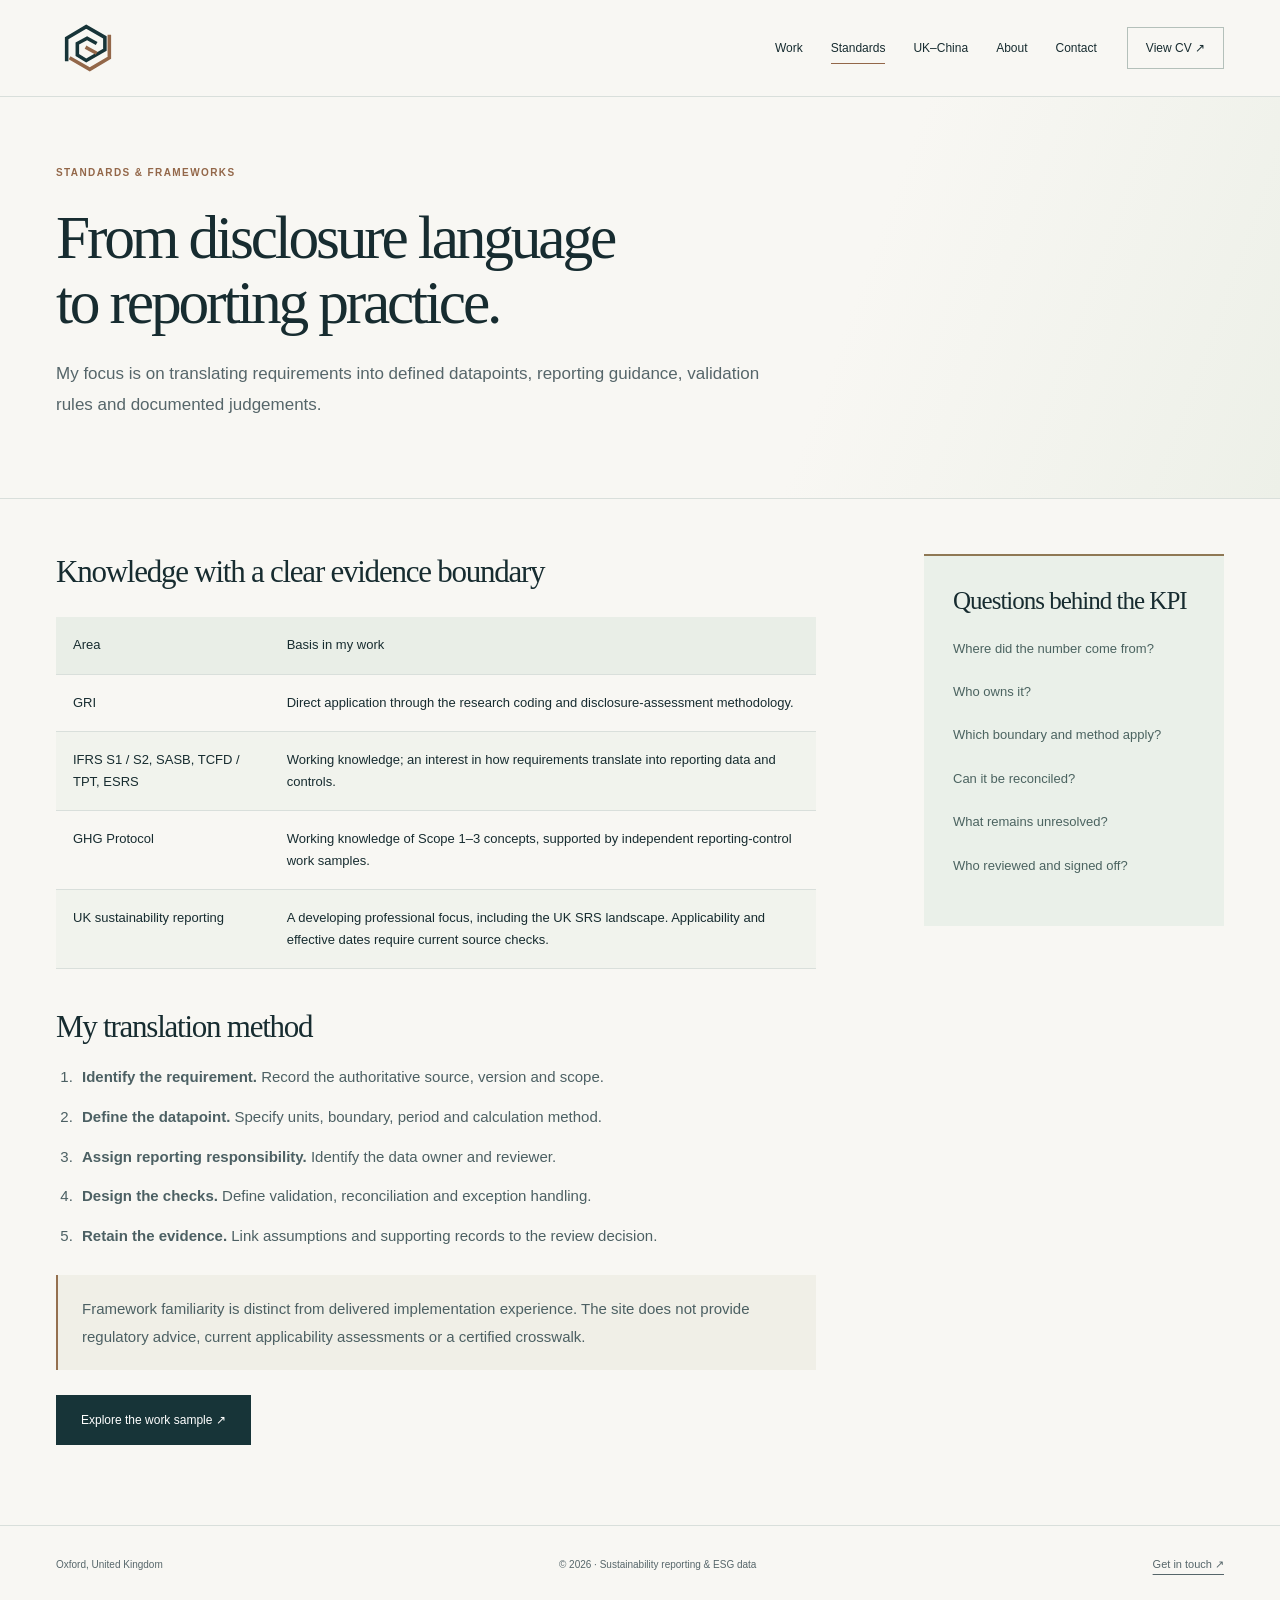
<file: site/standards.html>
<!doctype html><html lang="en-GB"><head><meta charset="utf-8"><meta name="viewport" content="width=device-width, initial-scale=1"><title>Standards &amp; Frameworks | Min Gao</title><meta name="description" content="Sustainability reporting, ESG data and reporting controls. Explore Min Gao’s research and independent portfolio work."><meta name="theme-color" content="#252c26"><meta property="og:title" content="Standards &amp; Frameworks | Min Gao"><meta property="og:description" content="Sustainability reporting, ESG data and reporting controls. Explore Min Gao’s research and independent portfolio work."><meta property="og:type" content="website"><link rel="icon" type="image/svg+xml" href="assets/brand-mark.svg"><link rel="stylesheet" href="assets/styles.css"><script defer src="assets/main.js"></script></head><body class="page-standards"><a class="skip" href="#main">Skip to content</a><header class="header"><div class="wrap nav"><a class="brand" href="index.html" aria-label="Min Gao home"><img class="brand-mark" src="assets/brand-mark.svg" alt="" width="64" height="64"></a><nav class="navlinks" id="navigation" aria-label="Main navigation"><a href="work.html">Work</a><a href="standards.html" aria-current="page">Standards</a><a href="uk-china.html">UK–China</a><a href="about.html">About</a><a href="contact.html">Contact</a></nav><a class="cv-link" href="cv.html">View CV ↗</a><button class="menu" aria-controls="navigation" aria-expanded="false" type="button">Menu</button></div></header><main id="main"><div class="page-heading"><div class="wrap"><div class="page-hero"><p class="eyebrow">Standards & frameworks</p><h1>From disclosure language<br>to reporting practice.</h1><p class="lead">My focus is on translating requirements into defined datapoints, reporting guidance, validation rules and documented judgements.</p></div></div></div><div class="wrap article-grid"><article class="prose"><h2>Knowledge with a clear evidence boundary</h2><div class="table-scroll"><table><thead><tr><th scope="col">Area</th><th scope="col">Basis in my work</th></tr></thead><tbody><tr><td>GRI</td><td>Direct application through the research coding and disclosure-assessment methodology.</td></tr><tr><td>IFRS S1 / S2, SASB, TCFD / TPT, ESRS</td><td>Working knowledge; an interest in how requirements translate into reporting data and controls.</td></tr><tr><td>GHG Protocol</td><td>Working knowledge of Scope 1–3 concepts, supported by independent reporting-control work samples.</td></tr><tr><td>UK sustainability reporting</td><td>A developing professional focus, including the UK SRS landscape. Applicability and effective dates require current source checks.</td></tr></tbody></table></div><h2>My translation method</h2><ol><li><strong>Identify the requirement.</strong> Record the authoritative source, version and scope.</li><li><strong>Define the datapoint.</strong> Specify units, boundary, period and calculation method.</li><li><strong>Assign reporting responsibility.</strong> Identify the data owner and reviewer.</li><li><strong>Design the checks.</strong> Define validation, reconciliation and exception handling.</li><li><strong>Retain the evidence.</strong> Link assumptions and supporting records to the review decision.</li></ol><p class="note">Framework familiarity is distinct from delivered implementation experience. The site does not provide regulatory advice, current applicability assessments or a certified crosswalk.</p><a class="button" href="interoperability.html">Explore the work sample ↗</a></article><aside class="aside"><h2>Questions behind the KPI</h2><p>Where did the number come from?</p><p>Who owns it?</p><p>Which boundary and method apply?</p><p>Can it be reconciled?</p><p>What remains unresolved?</p><p>Who reviewed and signed off?</p></aside></div></main><footer class="footer"><div class="wrap"><span>Oxford, United Kingdom</span><span>© 2026 · Sustainability reporting & ESG data</span><a href="contact.html">Get in touch ↗</a></div></footer></body></html>
</file>
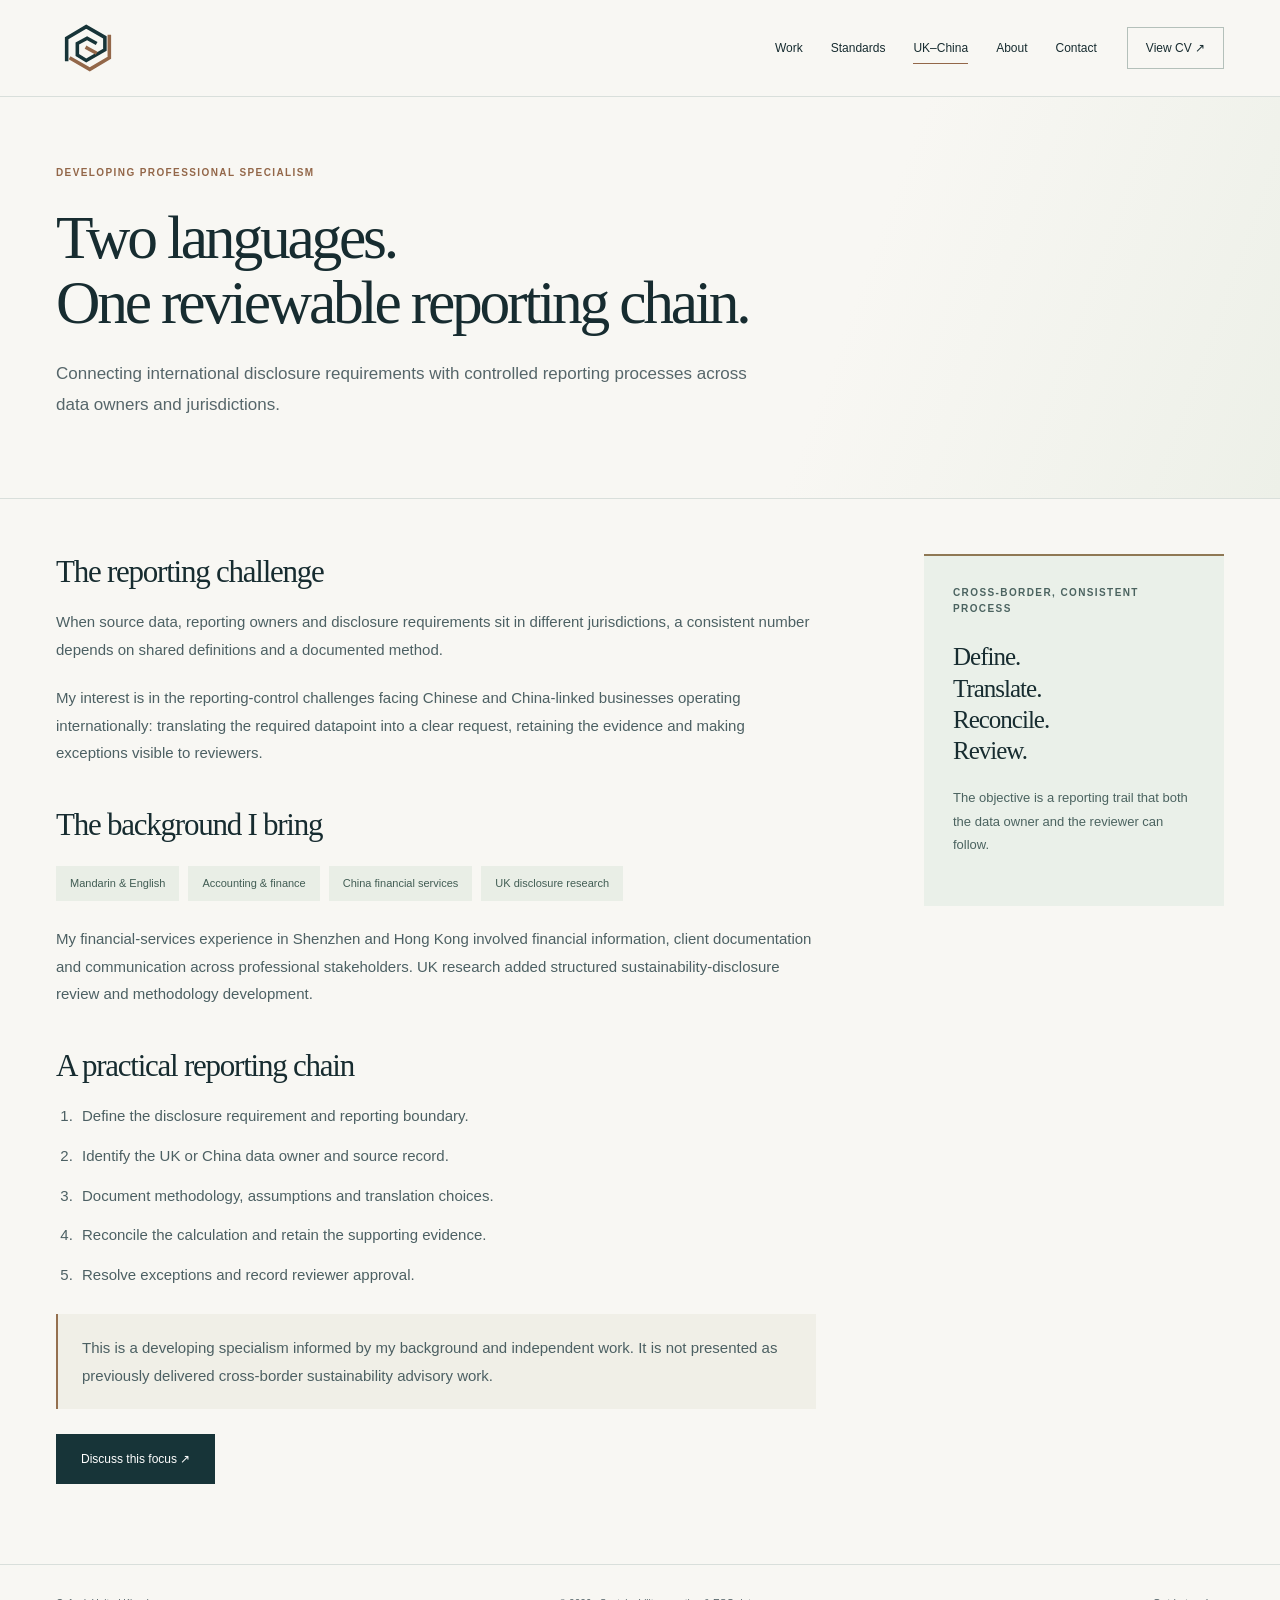
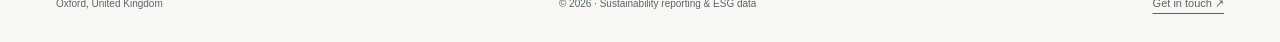
<file: site/uk-china.html>
<!doctype html><html lang="en-GB"><head><meta charset="utf-8"><meta name="viewport" content="width=device-width, initial-scale=1"><title>UK–China Reporting | Min Gao</title><meta name="description" content="Sustainability reporting, ESG data and reporting controls. Explore Min Gao’s research and independent portfolio work."><meta name="theme-color" content="#252c26"><meta property="og:title" content="UK–China Reporting | Min Gao"><meta property="og:description" content="Sustainability reporting, ESG data and reporting controls. Explore Min Gao’s research and independent portfolio work."><meta property="og:type" content="website"><link rel="icon" type="image/svg+xml" href="assets/brand-mark.svg"><link rel="stylesheet" href="assets/styles.css"><script defer src="assets/main.js"></script></head><body class="page-uk-china"><a class="skip" href="#main">Skip to content</a><header class="header"><div class="wrap nav"><a class="brand" href="index.html" aria-label="Min Gao home"><img class="brand-mark" src="assets/brand-mark.svg" alt="" width="64" height="64"></a><nav class="navlinks" id="navigation" aria-label="Main navigation"><a href="work.html">Work</a><a href="standards.html">Standards</a><a href="uk-china.html" aria-current="page">UK–China</a><a href="about.html">About</a><a href="contact.html">Contact</a></nav><a class="cv-link" href="cv.html">View CV ↗</a><button class="menu" aria-controls="navigation" aria-expanded="false" type="button">Menu</button></div></header><main id="main"><div class="page-heading"><div class="wrap"><div class="page-hero"><p class="eyebrow">Developing professional specialism</p><h1>Two languages.<br>One reviewable reporting chain.</h1><p class="lead">Connecting international disclosure requirements with controlled reporting processes across data owners and jurisdictions.</p></div></div></div><div class="wrap article-grid"><article class="prose"><h2>The reporting challenge</h2><p>When source data, reporting owners and disclosure requirements sit in different jurisdictions, a consistent number depends on shared definitions and a documented method.</p><p>My interest is in the reporting-control challenges facing Chinese and China-linked businesses operating internationally: translating the required datapoint into a clear request, retaining the evidence and making exceptions visible to reviewers.</p><h2>The background I bring</h2><div class="tags"><span>Mandarin & English</span><span>Accounting & finance</span><span>China financial services</span><span>UK disclosure research</span></div><p>My financial-services experience in Shenzhen and Hong Kong involved financial information, client documentation and communication across professional stakeholders. UK research added structured sustainability-disclosure review and methodology development.</p><h2>A practical reporting chain</h2><ol><li>Define the disclosure requirement and reporting boundary.</li><li>Identify the UK or China data owner and source record.</li><li>Document methodology, assumptions and translation choices.</li><li>Reconcile the calculation and retain the supporting evidence.</li><li>Resolve exceptions and record reviewer approval.</li></ol><p class="note">This is a developing specialism informed by my background and independent work. It is not presented as previously delivered cross-border sustainability advisory work.</p><a class="button" href="contact.html">Discuss this focus ↗</a></article><aside class="aside"><p class="eyebrow">Cross-border, consistent process</p><h2>Define.<br>Translate.<br>Reconcile.<br>Review.</h2><p>The objective is a reporting trail that both the data owner and the reviewer can follow.</p></aside></div></main><footer class="footer"><div class="wrap"><span>Oxford, United Kingdom</span><span>© 2026 · Sustainability reporting & ESG data</span><a href="contact.html">Get in touch ↗</a></div></footer></body></html>
</file>
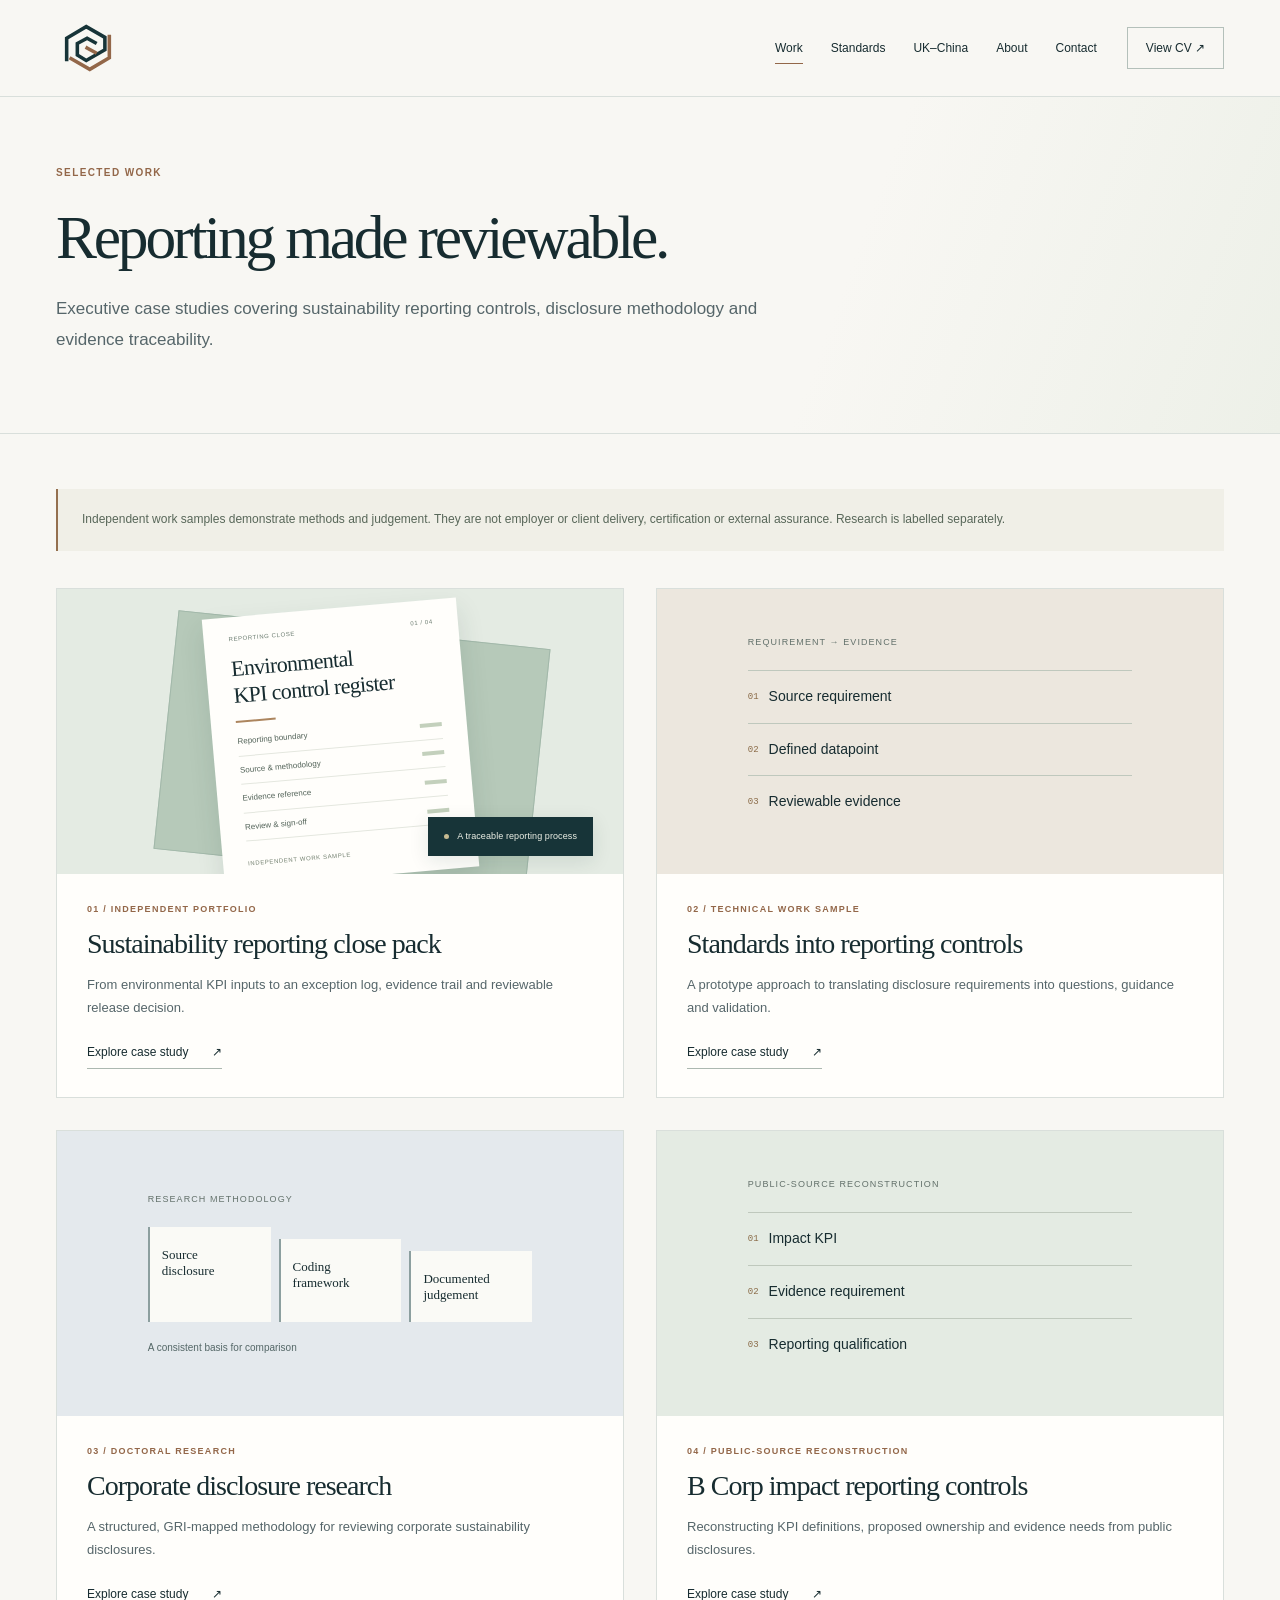
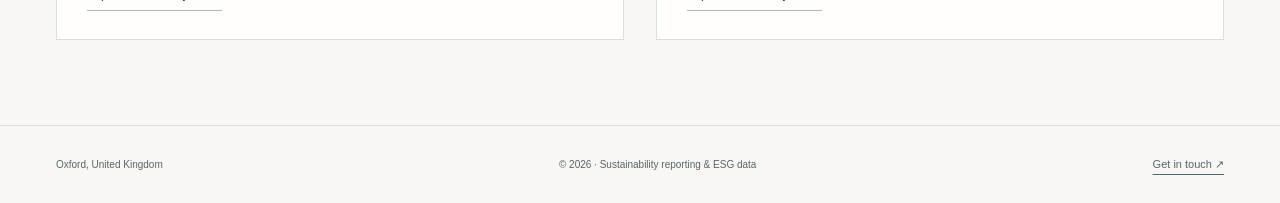
<file: site/work.html>
<!doctype html><html lang="en-GB"><head><meta charset="utf-8"><meta name="viewport" content="width=device-width, initial-scale=1"><title>Work Samples | Min Gao</title><meta name="description" content="Sustainability reporting, ESG data and reporting controls. Explore Min Gao’s research and independent portfolio work."><meta name="theme-color" content="#252c26"><meta property="og:title" content="Work Samples | Min Gao"><meta property="og:description" content="Sustainability reporting, ESG data and reporting controls. Explore Min Gao’s research and independent portfolio work."><meta property="og:type" content="website"><link rel="icon" type="image/svg+xml" href="assets/brand-mark.svg"><link rel="stylesheet" href="assets/styles.css"><script defer src="assets/main.js"></script></head><body class="page-work"><a class="skip" href="#main">Skip to content</a><header class="header"><div class="wrap nav"><a class="brand" href="index.html" aria-label="Min Gao home"><img class="brand-mark" src="assets/brand-mark.svg" alt="" width="64" height="64"></a><nav class="navlinks" id="navigation" aria-label="Main navigation"><a href="work.html" aria-current="page">Work</a><a href="standards.html">Standards</a><a href="uk-china.html">UK–China</a><a href="about.html">About</a><a href="contact.html">Contact</a></nav><a class="cv-link" href="cv.html">View CV ↗</a><button class="menu" aria-controls="navigation" aria-expanded="false" type="button">Menu</button></div></header><main id="main"><div class="page-heading"><div class="wrap"><div class="page-hero"><p class="eyebrow">Selected work</p><h1>Reporting made reviewable.</h1><p class="lead">Executive case studies covering sustainability reporting controls, disclosure methodology and evidence traceability.</p></div></div></div><div class="wrap"><p class="note">Independent work samples demonstrate methods and judgement. They are not employer or client delivery, certification or external assurance. Research is labelled separately.</p><div class="work-grid"><article class="card card-close"><div class="card-visual" aria-hidden="true"><div class="document-art"><div class="document-back"></div><div class="document-front"><div class="document-title"><span>REPORTING CLOSE</span><span>01 / 04</span></div><h4>Environmental<br>KPI control register</h4><div class="doc-rule"></div><div class="doc-row"><span>Reporting boundary</span><i></i></div><div class="doc-row"><span>Source & methodology</span><i></i></div><div class="doc-row"><span>Evidence reference</span><i></i></div><div class="doc-row"><span>Review & sign-off</span><i></i></div><div class="doc-foot">INDEPENDENT WORK SAMPLE</div></div><div class="art-label"><span class="tiny-dot"></span> A traceable reporting process</div></div></div><div class="card-body"><p class="eyebrow">01 / Independent portfolio</p><h3>Sustainability reporting close pack</h3><p>From environmental KPI inputs to an exception log, evidence trail and reviewable release decision.</p><a class="text-link" href="close-pack.html">Explore case study <span aria-hidden="true">↗</span></a></div></article><article class="card card-standards"><div class="card-visual" aria-hidden="true"><div class="mapping-art"><span class="art-kicker">REQUIREMENT → EVIDENCE</span><div class="mapping-line"><b>01</b><span>Source requirement</span></div><div class="mapping-line"><b>02</b><span>Defined datapoint</span></div><div class="mapping-line"><b>03</b><span>Reviewable evidence</span></div></div></div><div class="card-body"><p class="eyebrow">02 / Technical work sample</p><h3>Standards into reporting controls</h3><p>A prototype approach to translating disclosure requirements into questions, guidance and validation.</p><a class="text-link" href="interoperability.html">Explore case study <span aria-hidden="true">↗</span></a></div></article><article class="card card-research"><div class="card-visual" aria-hidden="true"><div class="research-art"><span class="art-kicker">RESEARCH METHODOLOGY</span><div class="research-pages"><span>Source<br>disclosure</span><span>Coding<br>framework</span><span>Documented<br>judgement</span></div><div class="research-caption">A consistent basis for comparison</div></div></div><div class="card-body"><p class="eyebrow">03 / Doctoral research</p><h3>Corporate disclosure research</h3><p>A structured, GRI-mapped methodology for reviewing corporate sustainability disclosures.</p><a class="text-link" href="research.html">Explore case study <span aria-hidden="true">↗</span></a></div></article><article class="card card-bcorp"><div class="card-visual" aria-hidden="true"><div class="mapping-art"><span class="art-kicker">PUBLIC-SOURCE RECONSTRUCTION</span><div class="mapping-line"><b>01</b><span>Impact KPI</span></div><div class="mapping-line"><b>02</b><span>Evidence requirement</span></div><div class="mapping-line"><b>03</b><span>Reporting qualification</span></div></div></div><div class="card-body"><p class="eyebrow">04 / Public-source reconstruction</p><h3>B Corp impact reporting controls</h3><p>Reconstructing KPI definitions, proposed ownership and evidence needs from public disclosures.</p><a class="text-link" href="b-corp.html">Explore case study <span aria-hidden="true">↗</span></a></div></article></div></div></main><footer class="footer"><div class="wrap"><span>Oxford, United Kingdom</span><span>© 2026 · Sustainability reporting & ESG data</span><a href="contact.html">Get in touch ↗</a></div></footer></body></html>
</file>
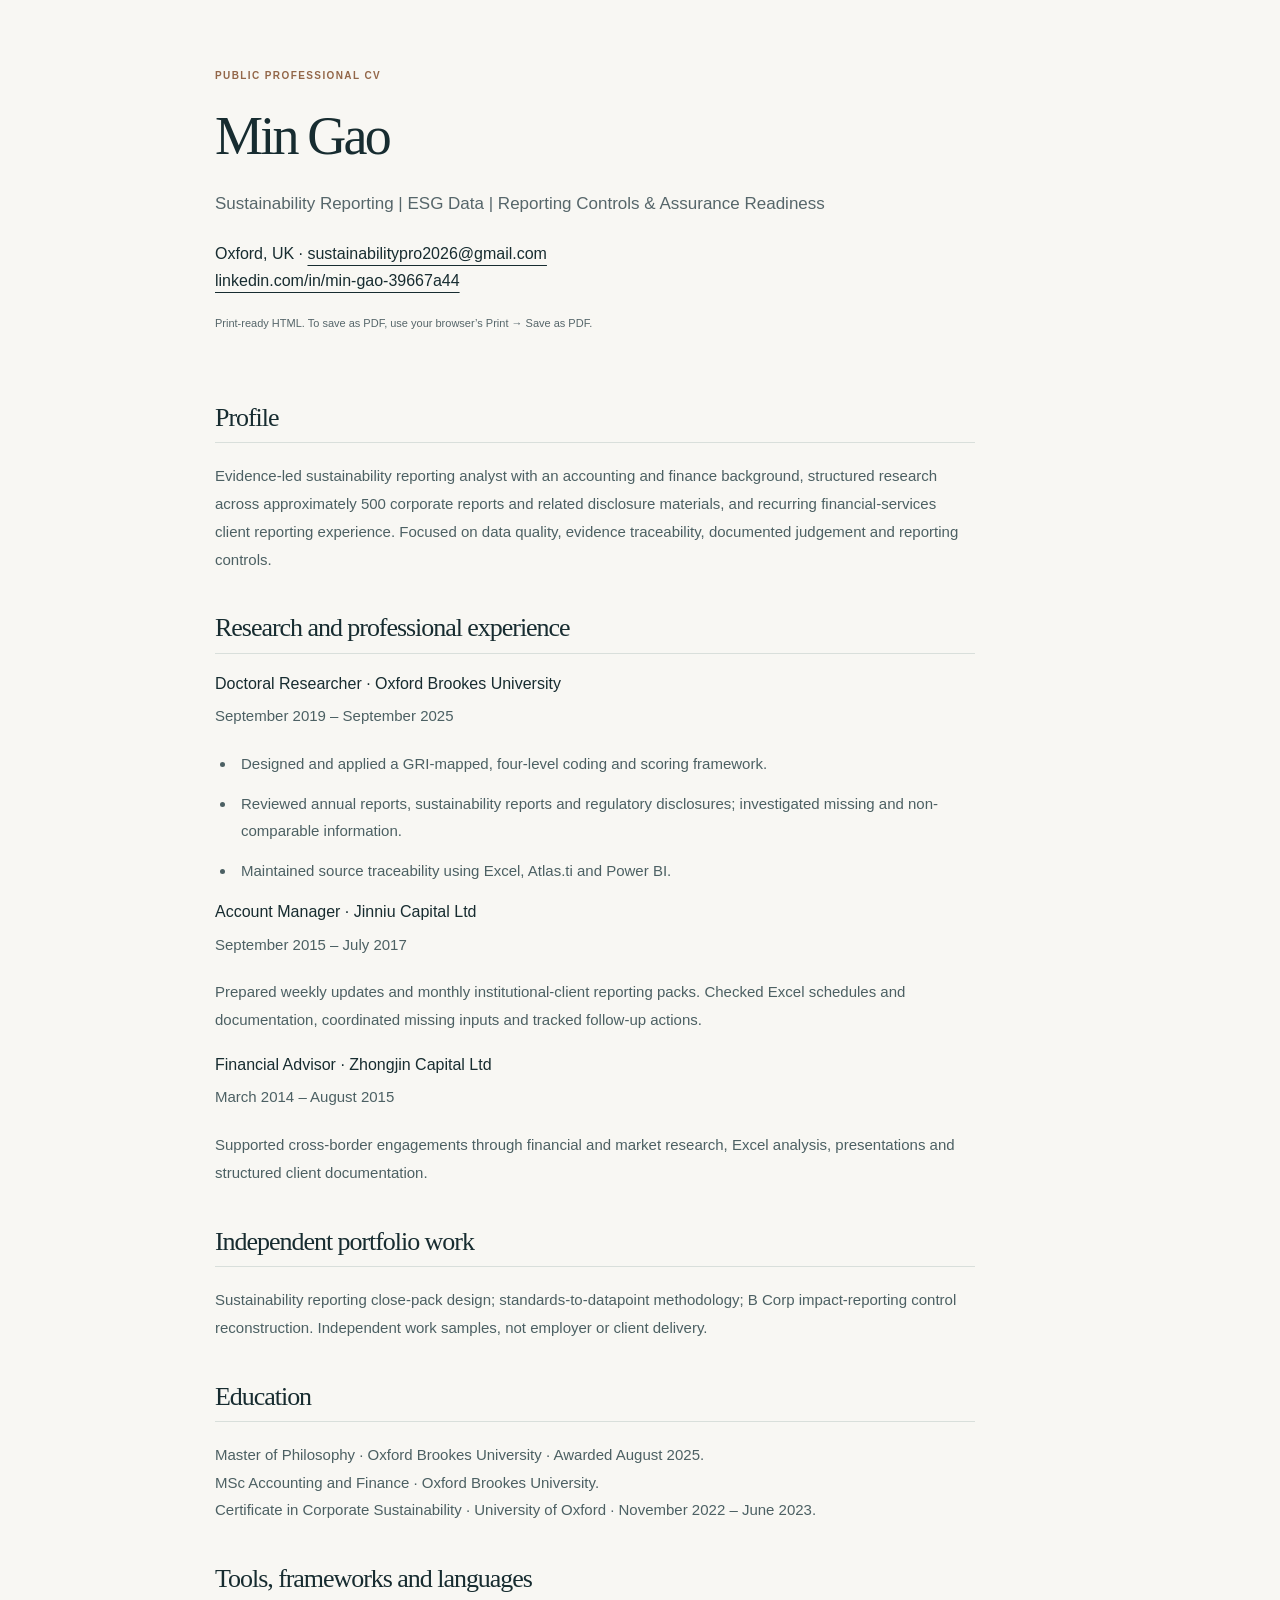
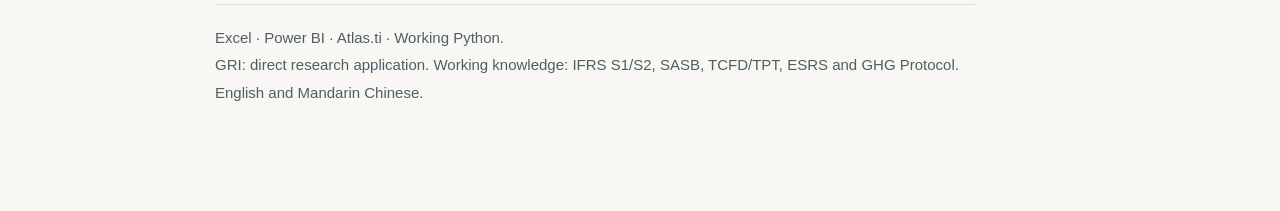
<file: site/assets/Min-Gao-CV.html>
<!doctype html><html lang="en-GB"><head><meta charset="utf-8"><meta name="viewport" content="width=device-width, initial-scale=1"><title>Min Gao — Professional CV</title><style>/* Min Gao — editorial portfolio design system */
:root{--ink:#172c30;--muted:#56666a;--paper:#f8f7f3;--white:#fff;--gold:#936749;--line:#d9dfdb;--dark:#173438;--serif:'Iowan Old Style','Baskerville','Palatino Linotype',Georgia,serif;--sans:'Avenir Next',Avenir,'Segoe UI',Arial,sans-serif;--ease:cubic-bezier(.22,.61,.36,1)}
*{box-sizing:border-box}html{scroll-behavior:smooth;scroll-padding-top:110px}body{margin:0;background:var(--paper);color:var(--ink);font:16px/1.7 var(--sans);-webkit-font-smoothing:antialiased}::selection{background:#dce8e0;color:#163237}a{color:inherit;text-underline-offset:6px;text-decoration-thickness:1px}a:hover{color:var(--gold)}a:focus-visible,button:focus-visible,summary:focus-visible{outline:3px solid #99704d;outline-offset:5px}button{font:inherit}h1,h2,h3,h4,p{margin-top:0}h1,h2{font-family:var(--serif);font-weight:400}h1{font-size:clamp(46px,5.5vw,82px);line-height:1.06;letter-spacing:-.052em}h2{font-size:clamp(32px,3.3vw,49px);line-height:1.13;letter-spacing:-.04em;margin-bottom:23px}h3{font-weight:500;font-size:20px;line-height:1.35}em{font-weight:400;color:var(--gold)}p{margin-bottom:20px}.wrap{width:min(1240px,calc(100% - 112px));margin-inline:auto}.skip{position:fixed;z-index:99;top:-100px;left:24px;background:white;padding:12px 24px}.skip:focus{top:12px}.header{background:rgba(248,247,243,.97);border-bottom:1px solid var(--line);position:sticky;top:0;z-index:20}.nav{min-height:96px;display:flex;gap:30px;align-items:center}.brand{display:flex;align-items:center;gap:14px;margin-right:auto;text-decoration:none}.monogram{width:44px;height:44px;display:grid;place-items:center;background:var(--dark);color:#f3efe5;font:19px var(--serif);letter-spacing:-1px}.brand-name{font-size:20px;font-weight:600;line-height:1.1;letter-spacing:-.035em;white-space:nowrap}.brand-name small{display:block;font-size:9px;font-weight:500;letter-spacing:.06em;color:var(--muted);margin-top:8px}.navlinks{display:flex;align-items:center;gap:28px}.navlinks a{font-size:12px;text-decoration:none;position:relative;padding:10px 0}.navlinks a:after{content:'';position:absolute;bottom:4px;left:0;right:100%;height:1px;background:var(--gold);transition:right .2s}.navlinks a:hover:after,.navlinks a[aria-current=page]:after{right:0}.cv-link{font-size:12px;text-decoration:none;border:1px solid #b4c0ba;padding:10px 18px;white-space:nowrap}.cv-link:hover{background:#e8eeea}.menu{display:none;padding:9px 12px;border:1px solid var(--line);background:transparent;color:var(--ink)}.eyebrow{font-size:10px;letter-spacing:.14em;text-transform:uppercase;font-weight:600;color:var(--gold);margin-bottom:24px;line-height:1.6}.eyebrow-line{display:inline-block;vertical-align:middle;width:30px;height:1px;background:var(--gold);margin-right:12px}.hero{display:grid;grid-template-columns:1.2fr 1fr;align-items:center;gap:64px;padding:72px 0 64px}.hero h1{margin-bottom:28px}.hero-description{font-size:17px;line-height:1.8;max-width:460px;color:var(--muted)}.actions{display:flex;flex-wrap:wrap;align-items:center;gap:25px;margin-top:32px}.button{display:inline-flex;align-items:center;justify-content:space-between;gap:30px;min-height:50px;padding:13px 24px;background:var(--dark);color:white;font-size:12px;font-weight:500;text-decoration:none;border:1px solid var(--dark);transition:background .2s,transform .2s}.button:hover{background:#2b4a4c;color:white;transform:translateY(-2px)}.button span{font-size:18px;font-weight:400}.button.secondary{background:transparent;color:var(--ink);border-color:#a7b5ae}.quiet-link{font-size:12px;text-decoration:none;border-bottom:1px solid #a6b6ad;padding-bottom:5px}.quiet-link span{margin-left:12px}.hero-location{display:flex;align-items:center;gap:10px;font-size:10px;color:var(--muted);margin-top:36px;flex-wrap:wrap}.tiny-dot{height:5px;width:5px;display:inline-block;background:#a07955;border-radius:50%;flex-shrink:0}.location-divider{color:#b5c0b9;margin-inline:5px}.hero-art{background:#e4ebe5;position:relative;padding:27px 30px 20px;min-height:490px;overflow:hidden;background-image:linear-gradient(#ffffff36 1px,transparent 1px),linear-gradient(90deg,#ffffff36 1px,transparent 1px);background-size:32px 32px}.art-topline{display:flex;justify-content:space-between;gap:10px;color:#4f6864;font-size:8px;letter-spacing:.1em;border-bottom:1px solid #b8c9bd;padding-bottom:15px}.document-art{position:relative;height:330px;padding:28px 30px}.document-front{width:100%;max-width:294px;position:relative;margin:auto;background:#fffefb;padding:23px 25px 17px;box-shadow:0 12px 26px #223d3520;transform:rotate(-5deg);z-index:2}.document-back{position:absolute;top:38px;left:19%;width:66%;height:270px;background:#b6c9b9;transform:rotate(6deg);border:1px solid #a2b8aa}.document-title{display:flex;justify-content:space-between;font-size:6px;letter-spacing:.1em;color:#6b7c70}.document-front h4{font:23px/1.2 var(--serif);font-weight:400;margin:18px 0 17px;letter-spacing:-.03em}.doc-rule{height:2px;background:#ac855e;margin-bottom:5px;width:40px}.doc-row{display:flex;align-items:center;justify-content:space-between;border-bottom:1px solid #e4e7df;padding:9px 0;font-size:8px;color:#536359}.doc-row i{width:22px;height:4px;background:#c3d0bc}.doc-foot{font-size:6px;letter-spacing:.1em;color:#738070;margin-top:17px}.art-label{position:absolute;z-index:3;bottom:3px;right:6px;background:#173438;color:#eef1e7;box-shadow:0 5px 20px #1638301c;padding:12px 16px;display:flex;align-items:center;gap:8px;font-size:9px;letter-spacing:.01em}.art-label .tiny-dot{background:#c6ba91}.hero-art .document-art{height:366px;padding-top:30px}.hero-art .document-front{max-width:305px}.hero-art .document-front h4{font-size:27px}.hero-art .doc-row{padding:12px 0;font-size:9px}.hero-art .document-back{height:290px}.hero-art-bottom{display:flex;align-items:center;justify-content:space-between;font:italic 18px var(--serif);color:#426058;border-top:1px solid #b8c9bd;padding-top:17px}.hero-art-bottom>span:last-child{font:23px var(--sans)}.credentials-strip{border-top:1px solid var(--line);border-bottom:1px solid var(--line);display:grid;grid-template-columns:1fr 1.25fr 1.15fr;padding:25px 0}.credentials-strip div{padding:0 30px;border-left:1px solid var(--line)}.credentials-strip div:first-child{padding-left:0;border:0}.credentials-strip span{display:block;font-size:9px;color:var(--muted);letter-spacing:.09em;text-transform:uppercase;margin-bottom:5px}.credentials-strip strong{font-size:13px;font-weight:500}.section{padding:84px 0}.section-head{display:flex;align-items:end;justify-content:space-between;gap:36px;margin-bottom:40px}.section-head h2{margin-bottom:0}.section-head .eyebrow{margin-bottom:16px}.section-intro{max-width:340px;font-size:13px;color:var(--muted);line-height:1.75;margin:0}.section-intro p{margin-bottom:12px}.text-link{font-size:12px;font-weight:500;text-decoration:none;border-bottom:1px solid #acb8b0;padding-bottom:6px}.text-link span{margin-left:20px}.text-link:hover{border-color:var(--gold)}.cards{display:grid;grid-template-columns:1.15fr 1fr;gap:24px}.card{border:1px solid var(--line);background:#fffefb;display:flex;flex-direction:column;position:relative;transition:box-shadow .25s,border-color .25s}.card:hover{border-color:#a2b5a7;box-shadow:0 10px 30px #263f3510}.card-visual{overflow:hidden;position:relative;background:#e4ebe3;min-height:195px}.card-body{padding:28px 30px;display:flex;flex-direction:column;flex:1}.card-body .eyebrow{font-size:9px;margin-bottom:12px}.card h3{font-family:var(--serif);font-size:28px;line-height:1.14;letter-spacing:-.035em;font-weight:400;margin-bottom:14px}.card p:not(.eyebrow){font-size:13px;line-height:1.75;color:var(--muted);margin-bottom:22px}.card .text-link{align-self:flex-start;margin-top:auto}.cards .card:first-child{grid-row:span 2}.cards .card:first-child .card-visual{min-height:315px}.cards .card:first-child .card-body{padding:32px 34px}.cards .card:first-child h3{font-size:35px;max-width:390px}.cards .card:not(:first-child){display:grid;grid-template-columns:.8fr 1fr}.cards .card:not(:first-child) .card-body{padding:24px}.cards .card:not(:first-child) h3{font-size:25px}.cards .card:not(:first-child) .card-visual{display:grid;align-items:center}.cards .card:not(:first-child) .card-body p:not(.eyebrow){font-size:12px}.cards .card-standards .card-visual{background:#ece7de}.cards .card-research .card-visual{background:#e4e9ed}.mapping-art{padding:26px 19px}.art-kicker{display:block;font-size:7px;letter-spacing:.12em;color:#63716b;margin-bottom:20px}.mapping-line{display:flex;gap:10px;align-items:center;border-top:1px solid #bfc8bd;padding:14px 0;font-size:10px}.mapping-line b{font:9px monospace;color:#8a6b48;font-weight:400}.research-art{padding:26px 19px}.research-pages{position:relative;display:flex;flex-direction:column;gap:8px}.research-pages span{display:block;padding:10px 13px;background:#fafaf6;border-left:2px solid #8c9f9f;font:13px/1.2 var(--serif)}.research-pages span:nth-child(2){margin-left:12px}.research-pages span:nth-child(3){margin-left:24px}.research-caption{font-size:8px;color:#546767;line-height:1.5;margin-top:18px}.method-section{background:#eeefe9;padding:78px 0 34px;border-block:1px solid var(--line)}.process-rail{display:grid;grid-template-columns:repeat(5,minmax(0,1fr));list-style:none;padding:0;margin:45px 0 30px}.process-rail li{border-top:1px solid #aebeb2;padding:21px 23px 15px 0;position:relative}.process-rail li:before{content:'';position:absolute;top:-4px;left:0;width:7px;height:7px;background:var(--gold)}.process-rail li>span{font:10px monospace;color:#7f704e}.process-rail h3{font-size:16px;margin:20px 0 10px;font-weight:500}.process-rail p{font-size:12px;color:var(--muted);line-height:1.8;max-width:190px}.method-bottom{display:flex;gap:20px;justify-content:space-between;border-top:1px solid var(--line);padding-top:24px;font-size:10px;letter-spacing:.04em;color:var(--muted)}.method-bottom a{text-decoration:none}.dark-section{background:var(--dark);color:#f2f3e9;padding:90px 0}.bridge-layout{display:grid;grid-template-columns:1fr 1fr;gap:100px;align-items:center}.dark-section .eyebrow{color:#d0b98c}.dark-section h2{font-size:45px}.dark-section p:not(.eyebrow){font-size:14px;line-height:1.85;color:#c3d0c9;max-width:470px}.dark-section .text-link{color:#e1cfaa;border-color:#768f86;display:inline-block;margin-top:10px}.bridge-visual{padding:40px 0;position:relative}.bridge-label{font-size:9px;letter-spacing:.13em;color:#bbc8bb}.bridge-type{display:flex;justify-content:space-between;align-items:center;font:clamp(60px,7vw,112px)/1 var(--serif);letter-spacing:-.04em;margin:43px 0 31px}.bridge-type span{font:34px var(--serif);color:#ab986f}.bridge-rule{height:1px;background:#5a756a;position:relative}.bridge-rule:before,.bridge-rule:after{content:'';position:absolute;width:5px;height:5px;background:#ccb488;top:-2px}.bridge-rule:after{right:0}.bridge-captions{display:flex;justify-content:space-between;font-size:10px;color:#bdcabe;margin-top:17px}.contact-section{padding:86px 0 90px}.contact-layout{display:grid;grid-template-columns:1.3fr 1fr;gap:40px;align-items:center}.contact-layout h2{font-size:clamp(40px,4.6vw,66px);margin:0;letter-spacing:-.045em}.contact-layout>div{justify-self:end}.contact-layout p{color:var(--muted);font-size:15px}.contact-layout .button{margin-top:5px}.footer{border-top:1px solid var(--line);padding:29px 0}.footer .wrap{display:flex;align-items:center;justify-content:space-between;gap:25px;font-size:10px;color:var(--muted)}.footer-signature{font:25px var(--serif);color:var(--ink)}.footer-signature span{display:block;font:9px var(--sans);color:var(--muted);margin-top:7px}.footer a{font-size:11px}.page-heading{border-bottom:1px solid var(--line);margin-bottom:55px;background:linear-gradient(110deg,#f8f7f3 65%,#edf0e8)}.page-hero{padding:68px 0 58px;max-width:860px}.page-hero h1{font-size:clamp(40px,4.8vw,66px);margin-bottom:24px}.lead{font-size:17px;color:var(--muted);line-height:1.8;max-width:720px}.article-grid{display:grid;grid-template-columns:minmax(0,1fr) 300px;gap:90px;align-items:start;padding:0 0 80px}.prose{max-width:760px}.prose h2{font-size:31px;margin:40px 0 19px}.prose h2:first-child{margin-top:0}.prose p,.prose li{font-size:15px;line-height:1.85;color:#4c6063}.prose ul,.prose ol{padding-left:21px}.prose li{margin-bottom:12px;padding-left:5px}.aside{padding:29px;background:#eaf0e9;border-top:2px solid #8f7854;font-size:13px;line-height:1.8;position:sticky;top:124px}.aside h2{font-size:25px;line-height:1.25;margin-bottom:20px}.aside p{color:#4b6360}.aside dl{margin:0}.aside dt{font-size:9px;letter-spacing:.1em;text-transform:uppercase;color:#607370;margin-top:23px}.aside dd{margin:7px 0 0;font-size:13px}.note{padding:20px 24px;border-left:2px solid #94704f;background:#f0efe7;color:#586759;font-size:12px;line-height:1.8;margin:25px 0}.work-grid{display:grid;grid-template-columns:repeat(2,minmax(0,1fr));gap:32px;margin:37px 0 85px}.work-grid .card-visual{height:285px;display:grid;align-items:center}.work-grid .card-standards .card-visual{background:#ece7de}.work-grid .card-research .card-visual{background:#e4e9ed}.work-grid .document-art{height:280px;padding-top:17px}.work-grid .document-front{max-width:255px;padding-top:17px}.work-grid .document-front h4{font-size:22px;margin-block:12px}.work-grid .doc-row{padding-block:7px}.work-grid .document-back{height:240px}.work-grid .art-label{bottom:15px;right:30px}.work-grid .mapping-art,.work-grid .research-art{width:75%;margin:auto;padding:20px}.work-grid .mapping-line{font-size:14px}.work-grid .research-pages{flex-direction:row}.work-grid .research-pages span{padding:20px 12px;flex:1}.work-grid .research-pages span:nth-child(2){margin:12px 0 0}.work-grid .research-pages span:nth-child(3){margin:24px 0 0}.work-grid .research-caption{font-size:10px}.work-grid .art-kicker{font-size:9px}.table-scroll{overflow-x:auto;margin:28px 0}table{width:100%;border-collapse:collapse;text-align:left;font-size:13px;line-height:1.7}th,td{padding:17px;border-bottom:1px solid var(--line);vertical-align:top}th{background:#e9eee7;font-weight:500}tbody tr:nth-child(even){background:#f1f3ed}caption{text-align:left;margin-bottom:12px}.small{font-size:11px;color:var(--muted)}.timeline{border-left:1px solid #a1b7a8;padding-left:30px;margin:30px 0}.timeline article{position:relative;margin-bottom:35px}.timeline article:before{content:'';position:absolute;top:7px;left:-34px;width:7px;height:7px;background:var(--gold);border-radius:50%}.timeline h3{font:22px/1.35 var(--serif);letter-spacing:-.02em;margin-bottom:10px}.timeline .small{font-size:11px;color:var(--gold);margin-bottom:9px}.tags{display:flex;gap:9px;flex-wrap:wrap;margin:24px 0}.tags span{background:#e9eee6;padding:8px 14px;font-size:11px;color:#425d54}.method-steps{display:grid;grid-template-columns:repeat(5,minmax(0,1fr));border:1px solid var(--line);margin:30px 0}.method-steps div{font-size:11px;padding:18px 10px;border-right:1px solid var(--line);overflow-wrap:anywhere}.method-steps div:last-child{border:0}.method-steps span{display:block;font:10px monospace;color:var(--gold);margin-bottom:10px}details{border-bottom:1px solid var(--line);padding:19px 0}summary{cursor:pointer;font-size:16px;color:var(--ink)}details p{margin:16px 0 0}.contact-box{background:#fffefb;border:1px solid var(--line);padding:34px;margin-bottom:23px}.contact-box h2{font-size:29px}.contact-box a{overflow-wrap:anywhere}.contact-box p:last-child{margin-bottom:0}.contact-box .small{margin-top:17px}.split{display:grid;grid-template-columns:1fr 1fr;gap:60px}.back{font-size:12px}.cv{max-width:850px}.cv .page-hero{padding-bottom:25px}.cv h1{font-size:54px}.cv .section{padding-top:25px}.cv h2{font-size:26px;border-bottom:1px solid var(--line);padding-bottom:10px}.cv h3{font-size:16px;margin-bottom:8px}.cards>*,.work-grid>*,.article-grid>*,.split>*,.hero>*,.bridge-layout>*{min-width:0}
@media(min-width:1600px){.hero{padding-block:90px}.hero-art{min-height:510px}}
@media(max-width:1100px){.wrap{width:calc(100% - 72px)}.nav{gap:22px}.navlinks{gap:19px}.hero{gap:35px}.hero h1{font-size:64px}.hero-art{padding:22px 20px}.hero-art .document-art{padding-inline:8px}.cards{grid-template-columns:1fr 1fr}.cards .card:first-child{grid-column:1 / -1;grid-row:auto;display:grid;grid-template-columns:1fr 1fr}.cards .card:not(:first-child){display:flex}.cards .card:first-child .card-visual{min-height:330px}.cards .card:not(:first-child) .card-visual{min-height:205px}.cards .mapping-art,.cards .research-art{width:100%;padding:24px 32px}.cards .research-pages{flex-direction:row}.cards .research-pages span{margin:0!important;flex:1;font-size:12px}.cards .research-caption{margin-top:16px}.article-grid{gap:40px;grid-template-columns:minmax(0,1fr) 260px}.bridge-layout{gap:60px}.dark-section h2{font-size:39px}}
@media(max-width:850px){.wrap{width:calc(100% - 48px)}.navlinks{gap:16px}.brand-name small{display:none}.nav{gap:18px;min-height:82px}.brand-name{font-size:19px}.monogram{width:37px;height:37px}.cv-link{padding:9px 13px}.hero{gap:30px;padding-top:53px;grid-template-columns:1.15fr 1fr}.hero h1{font-size:51px}.hero-description{font-size:15px}.hero .actions{gap:20px}.hero-art{min-height:440px;padding:18px 16px}.hero-art .document-art{height:330px;padding-top:28px}.hero-art .document-front{padding-inline:17px}.hero-art .document-front h4{font-size:23px}.hero-art .doc-row{font-size:8px}.hero-art .document-back{height:260px;left:12%;width:80%}.hero-art .art-label{font-size:8px;padding:10px}.art-topline{font-size:7px}.credentials-strip div{padding-inline:16px}.credentials-strip strong{font-size:11px}.credentials-strip span{font-size:8px}.section{padding-block:62px}.article-grid{grid-template-columns:minmax(0,1fr) 230px;gap:32px}.aside{padding:23px}.bridge-layout{gap:40px}.bridge-copy h2{font-size:34px}.process-rail h3{font-size:14px}.process-rail p{font-size:11px}.process-rail li{padding-right:15px}.section-intro{max-width:290px;font-size:12px}.method-section{padding-top:60px}.work-grid .research-pages{flex-direction:column}.work-grid .research-pages span{margin:0!important;padding:8px 13px}.work-grid .mapping-art,.work-grid .research-art{width:90%}}
@media(max-width:700px){.wrap{width:calc(100% - 40px)}.header{position:sticky}.nav{min-height:76px;flex-wrap:wrap;gap:12px;padding:14px 0}.navlinks{order:4;width:100%;display:flex;flex-wrap:wrap;padding:8px 0 3px;gap:8px 24px}.navlinks a{font-size:13px}.js .navlinks{display:none}.js .navlinks.open{display:flex}.menu{display:block;font-size:11px;min-height:38px}.brand{gap:9px}.cv-link{font-size:10px;min-height:38px;display:flex;align-items:center}.brand-name{font-size:20px}.hero{grid-template-columns:1fr;gap:35px;padding:42px 0 36px}.hero h1{font-size:clamp(46px,10.7vw,65px);line-height:1.06;margin-bottom:23px}.hero .eyebrow{font-size:9px;margin-bottom:24px}.hero-description{font-size:15px;max-width:430px}.hero .actions{margin-top:26px;gap:22px}.hero .button{font-size:11px;padding-inline:19px;gap:25px}.quiet-link{font-size:11px}.hero-location{font-size:9px;margin-top:28px}.hero-art{min-height:0;max-width:500px;width:100%;padding:20px 24px}.hero-art .document-art{height:310px;padding:20px 30px}.hero-art .document-front{max-width:245px;padding:18px 21px}.hero-art .document-front h4{font-size:23px;margin:15px 0}.hero-art .doc-row{padding:9px 0}.hero-art .document-back{height:250px;width:65%;left:18%}.hero-art .art-label{right:0;bottom:0;font-size:8px}.hero-art-bottom{font-size:16px}.credentials-strip{grid-template-columns:1fr;padding:10px 0}.credentials-strip div,.credentials-strip div:first-child{padding:13px 0;display:flex;gap:15px;align-items:baseline;border:0;border-bottom:1px solid var(--line)}.credentials-strip div:last-child{border:0}.credentials-strip span{min-width:75px;margin:0;font-size:8px}.credentials-strip strong{font-size:11px}.section{padding:48px 0}.section-head{display:block;margin-bottom:28px}.section-head h2{font-size:34px}.section-head .eyebrow{margin-bottom:13px}.section-intro{margin-top:18px;max-width:100%;font-size:12px}.section-intro p br{display:none}.cards,.work-grid{grid-template-columns:1fr;gap:24px}.cards .card:first-child{grid-column:auto;display:flex}.cards .card:first-child .card-visual{min-height:290px}.cards .card:first-child .card-body,.card-body,.cards .card:not(:first-child) .card-body{padding:26px}.cards .card:first-child h3{font-size:30px}.cards .card:not(:first-child) h3{font-size:28px}.cards .card:not(:first-child) .card-visual{min-height:195px}.document-art{height:290px;padding:20px 35px}.document-front{max-width:250px}.document-front h4{font-size:23px;margin:14px 0}.doc-row{padding:7px 0}.document-back{height:240px;left:20%}.art-label{bottom:10px;right:15px}.cards .card:not(:first-child) .card-body p:not(.eyebrow){font-size:13px}.method-section{padding:46px 0 27px}.process-rail{grid-template-columns:1fr;margin:30px 0 20px}.process-rail li{border-top:0;border-left:1px solid #aebeb2;padding:0 0 23px 25px;margin-left:4px;display:grid;grid-template-columns:24px 1fr;gap:0 10px}.process-rail li:before{left:-4px;top:7px}.process-rail li>span{padding-top:6px}.process-rail h3{margin:0 0 5px;font-size:17px}.process-rail p{grid-column:2;font-size:12px;margin:0;max-width:none}.method-bottom{flex-direction:column;font-size:9px;gap:8px}.dark-section{padding:49px 0}.bridge-layout{grid-template-columns:1fr;gap:35px}.bridge-visual{padding:0}.bridge-type{font-size:82px;max-width:340px;margin:27px 0}.bridge-label{font-size:8px}.bridge-captions{font-size:9px}.bridge-copy h2{font-size:36px}.bridge-copy p:not(.eyebrow){font-size:13px}.contact-section{padding:52px 0}.contact-layout{grid-template-columns:1fr;gap:25px}.contact-layout h2{font-size:44px}.contact-layout>div{justify-self:start}.contact-layout p{font-size:14px}.footer .wrap{flex-wrap:wrap;gap:20px}.footer .wrap>span:nth-child(2){order:3;width:100%;font-size:9px}.footer .wrap>a{margin-left:auto}.page-heading{margin-bottom:32px}.page-hero{padding:43px 0 32px}.page-hero h1{font-size:41px;overflow-wrap:anywhere}.lead{font-size:15px}.article-grid,.split{grid-template-columns:1fr;gap:35px;padding-bottom:48px}.aside{position:static;padding:26px}.prose h2{font-size:29px;margin-top:32px}.prose p,.prose li{font-size:14px}.work-grid{margin:27px 0 48px}.work-grid .card-visual{height:265px}.work-grid .research-pages{flex-direction:row}.work-grid .research-pages span{padding:15px 8px;font-size:13px}.work-grid .mapping-line{font-size:12px}.note{padding:17px 19px;font-size:11px}.method-steps{grid-template-columns:1fr}.method-steps div{display:flex;gap:16px;padding:12px 15px;border-right:0;border-bottom:1px solid var(--line);font-size:12px}.method-steps span{margin:0;padding-top:3px}th,td{padding:12px;font-size:12px}.contact-box{padding:24px}.contact-box h2{font-size:28px}.contact-box a{font-size:14px}.cv h1{font-size:45px}}
@media(prefers-reduced-motion:reduce){html{scroll-behavior:auto}*,*:before,*:after{transition:none!important;animation:none!important}.button:hover{transform:none}}
@media print{.header,.footer,.actions,.skip,.back{display:none!important}body{background:white;color:#111;font:11pt/1.45 Arial,sans-serif}.wrap{width:100%;max-width:none}.page-heading{background:white}.page-hero{padding:0}.page-hero h1{font-size:30pt}.section{padding:15px 0}.cv{max-width:none}.prose p,.prose li{font-size:10.5pt;line-height:1.5}a{text-decoration:none}.aside{position:static}.cv h2{font-size:17pt}article{break-inside:avoid}}

/* Bespoke interlocking evidence-trail emblem. */
.brand{gap:0;min-width:64px;min-height:64px}.brand-mark{display:block;width:64px;height:64px}.brand:hover .brand-mark{opacity:.8}@media(max-width:700px){.brand{min-width:48px;min-height:48px}.brand-mark{width:48px;height:48px}}
</style></head><body><div class="wrap cv"><div class="page-hero"><p class="eyebrow">Public professional CV</p><h1>Min Gao</h1><p class="lead">Sustainability Reporting | ESG Data | Reporting Controls & Assurance Readiness</p><p>Oxford, UK · <a href="mailto:sustainabilitypro2026@gmail.com">sustainabilitypro2026@gmail.com</a><br><a href="https://www.linkedin.com/in/min-gao-39667a44/">linkedin.com/in/min-gao-39667a44</a></p><p class="small">Print-ready HTML. To save as PDF, use your browser’s Print → Save as PDF.</p></div><article class="prose section"><h2>Profile</h2><p>Evidence-led sustainability reporting analyst with an accounting and finance background, structured research across approximately 500 corporate reports and related disclosure materials, and recurring financial-services client reporting experience. Focused on data quality, evidence traceability, documented judgement and reporting controls.</p><h2>Research and professional experience</h2><article><h3>Doctoral Researcher · Oxford Brookes University</h3><p class="small">September 2019 – September 2025</p><ul><li>Designed and applied a GRI-mapped, four-level coding and scoring framework.</li><li>Reviewed annual reports, sustainability reports and regulatory disclosures; investigated missing and non-comparable information.</li><li>Maintained source traceability using Excel, Atlas.ti and Power BI.</li></ul></article><article><h3>Account Manager · Jinniu Capital Ltd</h3><p class="small">September 2015 – July 2017</p><p>Prepared weekly updates and monthly institutional-client reporting packs. Checked Excel schedules and documentation, coordinated missing inputs and tracked follow-up actions.</p></article><article><h3>Financial Advisor · Zhongjin Capital Ltd</h3><p class="small">March 2014 – August 2015</p><p>Supported cross-border engagements through financial and market research, Excel analysis, presentations and structured client documentation.</p></article><h2>Independent portfolio work</h2><p>Sustainability reporting close-pack design; standards-to-datapoint methodology; B Corp impact-reporting control reconstruction. Independent work samples, not employer or client delivery.</p><h2>Education</h2><p>Master of Philosophy · Oxford Brookes University · Awarded August 2025.<br>MSc Accounting and Finance · Oxford Brookes University.<br>Certificate in Corporate Sustainability · University of Oxford · November 2022 – June 2023.</p><h2>Tools, frameworks and languages</h2><p>Excel · Power BI · Atlas.ti · Working Python.<br>GRI: direct research application. Working knowledge: IFRS S1/S2, SASB, TCFD/TPT, ESRS and GHG Protocol.<br>English and Mandarin Chinese.</p></article></div></body></html>
</file>
<file: site/assets/styles.css>
/* Min Gao — editorial portfolio design system */
:root{--ink:#172c30;--muted:#56666a;--paper:#f8f7f3;--white:#fff;--gold:#936749;--line:#d9dfdb;--dark:#173438;--serif:'Iowan Old Style','Baskerville','Palatino Linotype',Georgia,serif;--sans:'Avenir Next',Avenir,'Segoe UI',Arial,sans-serif;--ease:cubic-bezier(.22,.61,.36,1)}
*{box-sizing:border-box}html{scroll-behavior:smooth;scroll-padding-top:110px}body{margin:0;background:var(--paper);color:var(--ink);font:16px/1.7 var(--sans);-webkit-font-smoothing:antialiased}::selection{background:#dce8e0;color:#163237}a{color:inherit;text-underline-offset:6px;text-decoration-thickness:1px}a:hover{color:var(--gold)}a:focus-visible,button:focus-visible,summary:focus-visible{outline:3px solid #99704d;outline-offset:5px}button{font:inherit}h1,h2,h3,h4,p{margin-top:0}h1,h2{font-family:var(--serif);font-weight:400}h1{font-size:clamp(46px,5.5vw,82px);line-height:1.06;letter-spacing:-.052em}h2{font-size:clamp(32px,3.3vw,49px);line-height:1.13;letter-spacing:-.04em;margin-bottom:23px}h3{font-weight:500;font-size:20px;line-height:1.35}em{font-weight:400;color:var(--gold)}p{margin-bottom:20px}.wrap{width:min(1240px,calc(100% - 112px));margin-inline:auto}.skip{position:fixed;z-index:99;top:-100px;left:24px;background:white;padding:12px 24px}.skip:focus{top:12px}.header{background:rgba(248,247,243,.97);border-bottom:1px solid var(--line);position:sticky;top:0;z-index:20}.nav{min-height:96px;display:flex;gap:30px;align-items:center}.brand{display:flex;align-items:center;gap:14px;margin-right:auto;text-decoration:none}.monogram{width:44px;height:44px;display:grid;place-items:center;background:var(--dark);color:#f3efe5;font:19px var(--serif);letter-spacing:-1px}.brand-name{font-size:20px;font-weight:600;line-height:1.1;letter-spacing:-.035em;white-space:nowrap}.brand-name small{display:block;font-size:9px;font-weight:500;letter-spacing:.06em;color:var(--muted);margin-top:8px}.navlinks{display:flex;align-items:center;gap:28px}.navlinks a{font-size:12px;text-decoration:none;position:relative;padding:10px 0}.navlinks a:after{content:'';position:absolute;bottom:4px;left:0;right:100%;height:1px;background:var(--gold);transition:right .2s}.navlinks a:hover:after,.navlinks a[aria-current=page]:after{right:0}.cv-link{font-size:12px;text-decoration:none;border:1px solid #b4c0ba;padding:10px 18px;white-space:nowrap}.cv-link:hover{background:#e8eeea}.menu{display:none;padding:9px 12px;border:1px solid var(--line);background:transparent;color:var(--ink)}.eyebrow{font-size:10px;letter-spacing:.14em;text-transform:uppercase;font-weight:600;color:var(--gold);margin-bottom:24px;line-height:1.6}.eyebrow-line{display:inline-block;vertical-align:middle;width:30px;height:1px;background:var(--gold);margin-right:12px}.hero{display:grid;grid-template-columns:1.2fr 1fr;align-items:center;gap:64px;padding:72px 0 64px}.hero h1{margin-bottom:28px}.hero-description{font-size:17px;line-height:1.8;max-width:460px;color:var(--muted)}.actions{display:flex;flex-wrap:wrap;align-items:center;gap:25px;margin-top:32px}.button{display:inline-flex;align-items:center;justify-content:space-between;gap:30px;min-height:50px;padding:13px 24px;background:var(--dark);color:white;font-size:12px;font-weight:500;text-decoration:none;border:1px solid var(--dark);transition:background .2s,transform .2s}.button:hover{background:#2b4a4c;color:white;transform:translateY(-2px)}.button span{font-size:18px;font-weight:400}.button.secondary{background:transparent;color:var(--ink);border-color:#a7b5ae}.quiet-link{font-size:12px;text-decoration:none;border-bottom:1px solid #a6b6ad;padding-bottom:5px}.quiet-link span{margin-left:12px}.hero-location{display:flex;align-items:center;gap:10px;font-size:10px;color:var(--muted);margin-top:36px;flex-wrap:wrap}.tiny-dot{height:5px;width:5px;display:inline-block;background:#a07955;border-radius:50%;flex-shrink:0}.location-divider{color:#b5c0b9;margin-inline:5px}.hero-art{background:#e4ebe5;position:relative;padding:27px 30px 20px;min-height:490px;overflow:hidden;background-image:linear-gradient(#ffffff36 1px,transparent 1px),linear-gradient(90deg,#ffffff36 1px,transparent 1px);background-size:32px 32px}.art-topline{display:flex;justify-content:space-between;gap:10px;color:#4f6864;font-size:8px;letter-spacing:.1em;border-bottom:1px solid #b8c9bd;padding-bottom:15px}.document-art{position:relative;height:330px;padding:28px 30px}.document-front{width:100%;max-width:294px;position:relative;margin:auto;background:#fffefb;padding:23px 25px 17px;box-shadow:0 12px 26px #223d3520;transform:rotate(-5deg);z-index:2}.document-back{position:absolute;top:38px;left:19%;width:66%;height:270px;background:#b6c9b9;transform:rotate(6deg);border:1px solid #a2b8aa}.document-title{display:flex;justify-content:space-between;font-size:6px;letter-spacing:.1em;color:#6b7c70}.document-front h4{font:23px/1.2 var(--serif);font-weight:400;margin:18px 0 17px;letter-spacing:-.03em}.doc-rule{height:2px;background:#ac855e;margin-bottom:5px;width:40px}.doc-row{display:flex;align-items:center;justify-content:space-between;border-bottom:1px solid #e4e7df;padding:9px 0;font-size:8px;color:#536359}.doc-row i{width:22px;height:4px;background:#c3d0bc}.doc-foot{font-size:6px;letter-spacing:.1em;color:#738070;margin-top:17px}.art-label{position:absolute;z-index:3;bottom:3px;right:6px;background:#173438;color:#eef1e7;box-shadow:0 5px 20px #1638301c;padding:12px 16px;display:flex;align-items:center;gap:8px;font-size:9px;letter-spacing:.01em}.art-label .tiny-dot{background:#c6ba91}.hero-art .document-art{height:366px;padding-top:30px}.hero-art .document-front{max-width:305px}.hero-art .document-front h4{font-size:27px}.hero-art .doc-row{padding:12px 0;font-size:9px}.hero-art .document-back{height:290px}.hero-art-bottom{display:flex;align-items:center;justify-content:space-between;font:italic 18px var(--serif);color:#426058;border-top:1px solid #b8c9bd;padding-top:17px}.hero-art-bottom>span:last-child{font:23px var(--sans)}.credentials-strip{border-top:1px solid var(--line);border-bottom:1px solid var(--line);display:grid;grid-template-columns:1fr 1.25fr 1.15fr;padding:25px 0}.credentials-strip div{padding:0 30px;border-left:1px solid var(--line)}.credentials-strip div:first-child{padding-left:0;border:0}.credentials-strip span{display:block;font-size:9px;color:var(--muted);letter-spacing:.09em;text-transform:uppercase;margin-bottom:5px}.credentials-strip strong{font-size:13px;font-weight:500}.section{padding:84px 0}.section-head{display:flex;align-items:end;justify-content:space-between;gap:36px;margin-bottom:40px}.section-head h2{margin-bottom:0}.section-head .eyebrow{margin-bottom:16px}.section-intro{max-width:340px;font-size:13px;color:var(--muted);line-height:1.75;margin:0}.section-intro p{margin-bottom:12px}.text-link{font-size:12px;font-weight:500;text-decoration:none;border-bottom:1px solid #acb8b0;padding-bottom:6px}.text-link span{margin-left:20px}.text-link:hover{border-color:var(--gold)}.cards{display:grid;grid-template-columns:1.15fr 1fr;gap:24px}.card{border:1px solid var(--line);background:#fffefb;display:flex;flex-direction:column;position:relative;transition:box-shadow .25s,border-color .25s}.card:hover{border-color:#a2b5a7;box-shadow:0 10px 30px #263f3510}.card-visual{overflow:hidden;position:relative;background:#e4ebe3;min-height:195px}.card-body{padding:28px 30px;display:flex;flex-direction:column;flex:1}.card-body .eyebrow{font-size:9px;margin-bottom:12px}.card h3{font-family:var(--serif);font-size:28px;line-height:1.14;letter-spacing:-.035em;font-weight:400;margin-bottom:14px}.card p:not(.eyebrow){font-size:13px;line-height:1.75;color:var(--muted);margin-bottom:22px}.card .text-link{align-self:flex-start;margin-top:auto}.cards .card:first-child{grid-row:span 2}.cards .card:first-child .card-visual{min-height:315px}.cards .card:first-child .card-body{padding:32px 34px}.cards .card:first-child h3{font-size:35px;max-width:390px}.cards .card:not(:first-child){display:grid;grid-template-columns:.8fr 1fr}.cards .card:not(:first-child) .card-body{padding:24px}.cards .card:not(:first-child) h3{font-size:25px}.cards .card:not(:first-child) .card-visual{display:grid;align-items:center}.cards .card:not(:first-child) .card-body p:not(.eyebrow){font-size:12px}.cards .card-standards .card-visual{background:#ece7de}.cards .card-research .card-visual{background:#e4e9ed}.mapping-art{padding:26px 19px}.art-kicker{display:block;font-size:7px;letter-spacing:.12em;color:#63716b;margin-bottom:20px}.mapping-line{display:flex;gap:10px;align-items:center;border-top:1px solid #bfc8bd;padding:14px 0;font-size:10px}.mapping-line b{font:9px monospace;color:#8a6b48;font-weight:400}.research-art{padding:26px 19px}.research-pages{position:relative;display:flex;flex-direction:column;gap:8px}.research-pages span{display:block;padding:10px 13px;background:#fafaf6;border-left:2px solid #8c9f9f;font:13px/1.2 var(--serif)}.research-pages span:nth-child(2){margin-left:12px}.research-pages span:nth-child(3){margin-left:24px}.research-caption{font-size:8px;color:#546767;line-height:1.5;margin-top:18px}.method-section{background:#eeefe9;padding:78px 0 34px;border-block:1px solid var(--line)}.process-rail{display:grid;grid-template-columns:repeat(5,minmax(0,1fr));list-style:none;padding:0;margin:45px 0 30px}.process-rail li{border-top:1px solid #aebeb2;padding:21px 23px 15px 0;position:relative}.process-rail li:before{content:'';position:absolute;top:-4px;left:0;width:7px;height:7px;background:var(--gold)}.process-rail li>span{font:10px monospace;color:#7f704e}.process-rail h3{font-size:16px;margin:20px 0 10px;font-weight:500}.process-rail p{font-size:12px;color:var(--muted);line-height:1.8;max-width:190px}.method-bottom{display:flex;gap:20px;justify-content:space-between;border-top:1px solid var(--line);padding-top:24px;font-size:10px;letter-spacing:.04em;color:var(--muted)}.method-bottom a{text-decoration:none}.dark-section{background:var(--dark);color:#f2f3e9;padding:90px 0}.bridge-layout{display:grid;grid-template-columns:1fr 1fr;gap:100px;align-items:center}.dark-section .eyebrow{color:#d0b98c}.dark-section h2{font-size:45px}.dark-section p:not(.eyebrow){font-size:14px;line-height:1.85;color:#c3d0c9;max-width:470px}.dark-section .text-link{color:#e1cfaa;border-color:#768f86;display:inline-block;margin-top:10px}.bridge-visual{padding:40px 0;position:relative}.bridge-label{font-size:9px;letter-spacing:.13em;color:#bbc8bb}.bridge-type{display:flex;justify-content:space-between;align-items:center;font:clamp(60px,7vw,112px)/1 var(--serif);letter-spacing:-.04em;margin:43px 0 31px}.bridge-type span{font:34px var(--serif);color:#ab986f}.bridge-rule{height:1px;background:#5a756a;position:relative}.bridge-rule:before,.bridge-rule:after{content:'';position:absolute;width:5px;height:5px;background:#ccb488;top:-2px}.bridge-rule:after{right:0}.bridge-captions{display:flex;justify-content:space-between;font-size:10px;color:#bdcabe;margin-top:17px}.contact-section{padding:86px 0 90px}.contact-layout{display:grid;grid-template-columns:1.3fr 1fr;gap:40px;align-items:center}.contact-layout h2{font-size:clamp(40px,4.6vw,66px);margin:0;letter-spacing:-.045em}.contact-layout>div{justify-self:end}.contact-layout p{color:var(--muted);font-size:15px}.contact-layout .button{margin-top:5px}.footer{border-top:1px solid var(--line);padding:29px 0}.footer .wrap{display:flex;align-items:center;justify-content:space-between;gap:25px;font-size:10px;color:var(--muted)}.footer-signature{font:25px var(--serif);color:var(--ink)}.footer-signature span{display:block;font:9px var(--sans);color:var(--muted);margin-top:7px}.footer a{font-size:11px}.page-heading{border-bottom:1px solid var(--line);margin-bottom:55px;background:linear-gradient(110deg,#f8f7f3 65%,#edf0e8)}.page-hero{padding:68px 0 58px;max-width:860px}.page-hero h1{font-size:clamp(40px,4.8vw,66px);margin-bottom:24px}.lead{font-size:17px;color:var(--muted);line-height:1.8;max-width:720px}.article-grid{display:grid;grid-template-columns:minmax(0,1fr) 300px;gap:90px;align-items:start;padding:0 0 80px}.prose{max-width:760px}.prose h2{font-size:31px;margin:40px 0 19px}.prose h2:first-child{margin-top:0}.prose p,.prose li{font-size:15px;line-height:1.85;color:#4c6063}.prose ul,.prose ol{padding-left:21px}.prose li{margin-bottom:12px;padding-left:5px}.aside{padding:29px;background:#eaf0e9;border-top:2px solid #8f7854;font-size:13px;line-height:1.8;position:sticky;top:124px}.aside h2{font-size:25px;line-height:1.25;margin-bottom:20px}.aside p{color:#4b6360}.aside dl{margin:0}.aside dt{font-size:9px;letter-spacing:.1em;text-transform:uppercase;color:#607370;margin-top:23px}.aside dd{margin:7px 0 0;font-size:13px}.note{padding:20px 24px;border-left:2px solid #94704f;background:#f0efe7;color:#586759;font-size:12px;line-height:1.8;margin:25px 0}.work-grid{display:grid;grid-template-columns:repeat(2,minmax(0,1fr));gap:32px;margin:37px 0 85px}.work-grid .card-visual{height:285px;display:grid;align-items:center}.work-grid .card-standards .card-visual{background:#ece7de}.work-grid .card-research .card-visual{background:#e4e9ed}.work-grid .document-art{height:280px;padding-top:17px}.work-grid .document-front{max-width:255px;padding-top:17px}.work-grid .document-front h4{font-size:22px;margin-block:12px}.work-grid .doc-row{padding-block:7px}.work-grid .document-back{height:240px}.work-grid .art-label{bottom:15px;right:30px}.work-grid .mapping-art,.work-grid .research-art{width:75%;margin:auto;padding:20px}.work-grid .mapping-line{font-size:14px}.work-grid .research-pages{flex-direction:row}.work-grid .research-pages span{padding:20px 12px;flex:1}.work-grid .research-pages span:nth-child(2){margin:12px 0 0}.work-grid .research-pages span:nth-child(3){margin:24px 0 0}.work-grid .research-caption{font-size:10px}.work-grid .art-kicker{font-size:9px}.table-scroll{overflow-x:auto;margin:28px 0}table{width:100%;border-collapse:collapse;text-align:left;font-size:13px;line-height:1.7}th,td{padding:17px;border-bottom:1px solid var(--line);vertical-align:top}th{background:#e9eee7;font-weight:500}tbody tr:nth-child(even){background:#f1f3ed}caption{text-align:left;margin-bottom:12px}.small{font-size:11px;color:var(--muted)}.timeline{border-left:1px solid #a1b7a8;padding-left:30px;margin:30px 0}.timeline article{position:relative;margin-bottom:35px}.timeline article:before{content:'';position:absolute;top:7px;left:-34px;width:7px;height:7px;background:var(--gold);border-radius:50%}.timeline h3{font:22px/1.35 var(--serif);letter-spacing:-.02em;margin-bottom:10px}.timeline .small{font-size:11px;color:var(--gold);margin-bottom:9px}.tags{display:flex;gap:9px;flex-wrap:wrap;margin:24px 0}.tags span{background:#e9eee6;padding:8px 14px;font-size:11px;color:#425d54}.method-steps{display:grid;grid-template-columns:repeat(5,minmax(0,1fr));border:1px solid var(--line);margin:30px 0}.method-steps div{font-size:11px;padding:18px 10px;border-right:1px solid var(--line);overflow-wrap:anywhere}.method-steps div:last-child{border:0}.method-steps span{display:block;font:10px monospace;color:var(--gold);margin-bottom:10px}details{border-bottom:1px solid var(--line);padding:19px 0}summary{cursor:pointer;font-size:16px;color:var(--ink)}details p{margin:16px 0 0}.contact-box{background:#fffefb;border:1px solid var(--line);padding:34px;margin-bottom:23px}.contact-box h2{font-size:29px}.contact-box a{overflow-wrap:anywhere}.contact-box p:last-child{margin-bottom:0}.contact-box .small{margin-top:17px}.split{display:grid;grid-template-columns:1fr 1fr;gap:60px}.back{font-size:12px}.cv{max-width:850px}.cv .page-hero{padding-bottom:25px}.cv h1{font-size:54px}.cv .section{padding-top:25px}.cv h2{font-size:26px;border-bottom:1px solid var(--line);padding-bottom:10px}.cv h3{font-size:16px;margin-bottom:8px}.cards>*,.work-grid>*,.article-grid>*,.split>*,.hero>*,.bridge-layout>*{min-width:0}
@media(min-width:1600px){.hero{padding-block:90px}.hero-art{min-height:510px}}
@media(max-width:1100px){.wrap{width:calc(100% - 72px)}.nav{gap:22px}.navlinks{gap:19px}.hero{gap:35px}.hero h1{font-size:64px}.hero-art{padding:22px 20px}.hero-art .document-art{padding-inline:8px}.cards{grid-template-columns:1fr 1fr}.cards .card:first-child{grid-column:1 / -1;grid-row:auto;display:grid;grid-template-columns:1fr 1fr}.cards .card:not(:first-child){display:flex}.cards .card:first-child .card-visual{min-height:330px}.cards .card:not(:first-child) .card-visual{min-height:205px}.cards .mapping-art,.cards .research-art{width:100%;padding:24px 32px}.cards .research-pages{flex-direction:row}.cards .research-pages span{margin:0!important;flex:1;font-size:12px}.cards .research-caption{margin-top:16px}.article-grid{gap:40px;grid-template-columns:minmax(0,1fr) 260px}.bridge-layout{gap:60px}.dark-section h2{font-size:39px}}
@media(max-width:850px){.wrap{width:calc(100% - 48px)}.navlinks{gap:16px}.brand-name small{display:none}.nav{gap:18px;min-height:82px}.brand-name{font-size:19px}.monogram{width:37px;height:37px}.cv-link{padding:9px 13px}.hero{gap:30px;padding-top:53px;grid-template-columns:1.15fr 1fr}.hero h1{font-size:51px}.hero-description{font-size:15px}.hero .actions{gap:20px}.hero-art{min-height:440px;padding:18px 16px}.hero-art .document-art{height:330px;padding-top:28px}.hero-art .document-front{padding-inline:17px}.hero-art .document-front h4{font-size:23px}.hero-art .doc-row{font-size:8px}.hero-art .document-back{height:260px;left:12%;width:80%}.hero-art .art-label{font-size:8px;padding:10px}.art-topline{font-size:7px}.credentials-strip div{padding-inline:16px}.credentials-strip strong{font-size:11px}.credentials-strip span{font-size:8px}.section{padding-block:62px}.article-grid{grid-template-columns:minmax(0,1fr) 230px;gap:32px}.aside{padding:23px}.bridge-layout{gap:40px}.bridge-copy h2{font-size:34px}.process-rail h3{font-size:14px}.process-rail p{font-size:11px}.process-rail li{padding-right:15px}.section-intro{max-width:290px;font-size:12px}.method-section{padding-top:60px}.work-grid .research-pages{flex-direction:column}.work-grid .research-pages span{margin:0!important;padding:8px 13px}.work-grid .mapping-art,.work-grid .research-art{width:90%}}
@media(max-width:700px){.wrap{width:calc(100% - 40px)}.header{position:sticky}.nav{min-height:76px;flex-wrap:wrap;gap:12px;padding:14px 0}.navlinks{order:4;width:100%;display:flex;flex-wrap:wrap;padding:8px 0 3px;gap:8px 24px}.navlinks a{font-size:13px}.js .navlinks{display:none}.js .navlinks.open{display:flex}.menu{display:block;font-size:11px;min-height:38px}.brand{gap:9px}.cv-link{font-size:10px;min-height:38px;display:flex;align-items:center}.brand-name{font-size:20px}.hero{grid-template-columns:1fr;gap:35px;padding:42px 0 36px}.hero h1{font-size:clamp(46px,10.7vw,65px);line-height:1.06;margin-bottom:23px}.hero .eyebrow{font-size:9px;margin-bottom:24px}.hero-description{font-size:15px;max-width:430px}.hero .actions{margin-top:26px;gap:22px}.hero .button{font-size:11px;padding-inline:19px;gap:25px}.quiet-link{font-size:11px}.hero-location{font-size:9px;margin-top:28px}.hero-art{min-height:0;max-width:500px;width:100%;padding:20px 24px}.hero-art .document-art{height:310px;padding:20px 30px}.hero-art .document-front{max-width:245px;padding:18px 21px}.hero-art .document-front h4{font-size:23px;margin:15px 0}.hero-art .doc-row{padding:9px 0}.hero-art .document-back{height:250px;width:65%;left:18%}.hero-art .art-label{right:0;bottom:0;font-size:8px}.hero-art-bottom{font-size:16px}.credentials-strip{grid-template-columns:1fr;padding:10px 0}.credentials-strip div,.credentials-strip div:first-child{padding:13px 0;display:flex;gap:15px;align-items:baseline;border:0;border-bottom:1px solid var(--line)}.credentials-strip div:last-child{border:0}.credentials-strip span{min-width:75px;margin:0;font-size:8px}.credentials-strip strong{font-size:11px}.section{padding:48px 0}.section-head{display:block;margin-bottom:28px}.section-head h2{font-size:34px}.section-head .eyebrow{margin-bottom:13px}.section-intro{margin-top:18px;max-width:100%;font-size:12px}.section-intro p br{display:none}.cards,.work-grid{grid-template-columns:1fr;gap:24px}.cards .card:first-child{grid-column:auto;display:flex}.cards .card:first-child .card-visual{min-height:290px}.cards .card:first-child .card-body,.card-body,.cards .card:not(:first-child) .card-body{padding:26px}.cards .card:first-child h3{font-size:30px}.cards .card:not(:first-child) h3{font-size:28px}.cards .card:not(:first-child) .card-visual{min-height:195px}.document-art{height:290px;padding:20px 35px}.document-front{max-width:250px}.document-front h4{font-size:23px;margin:14px 0}.doc-row{padding:7px 0}.document-back{height:240px;left:20%}.art-label{bottom:10px;right:15px}.cards .card:not(:first-child) .card-body p:not(.eyebrow){font-size:13px}.method-section{padding:46px 0 27px}.process-rail{grid-template-columns:1fr;margin:30px 0 20px}.process-rail li{border-top:0;border-left:1px solid #aebeb2;padding:0 0 23px 25px;margin-left:4px;display:grid;grid-template-columns:24px 1fr;gap:0 10px}.process-rail li:before{left:-4px;top:7px}.process-rail li>span{padding-top:6px}.process-rail h3{margin:0 0 5px;font-size:17px}.process-rail p{grid-column:2;font-size:12px;margin:0;max-width:none}.method-bottom{flex-direction:column;font-size:9px;gap:8px}.dark-section{padding:49px 0}.bridge-layout{grid-template-columns:1fr;gap:35px}.bridge-visual{padding:0}.bridge-type{font-size:82px;max-width:340px;margin:27px 0}.bridge-label{font-size:8px}.bridge-captions{font-size:9px}.bridge-copy h2{font-size:36px}.bridge-copy p:not(.eyebrow){font-size:13px}.contact-section{padding:52px 0}.contact-layout{grid-template-columns:1fr;gap:25px}.contact-layout h2{font-size:44px}.contact-layout>div{justify-self:start}.contact-layout p{font-size:14px}.footer .wrap{flex-wrap:wrap;gap:20px}.footer .wrap>span:nth-child(2){order:3;width:100%;font-size:9px}.footer .wrap>a{margin-left:auto}.page-heading{margin-bottom:32px}.page-hero{padding:43px 0 32px}.page-hero h1{font-size:41px;overflow-wrap:anywhere}.lead{font-size:15px}.article-grid,.split{grid-template-columns:1fr;gap:35px;padding-bottom:48px}.aside{position:static;padding:26px}.prose h2{font-size:29px;margin-top:32px}.prose p,.prose li{font-size:14px}.work-grid{margin:27px 0 48px}.work-grid .card-visual{height:265px}.work-grid .research-pages{flex-direction:row}.work-grid .research-pages span{padding:15px 8px;font-size:13px}.work-grid .mapping-line{font-size:12px}.note{padding:17px 19px;font-size:11px}.method-steps{grid-template-columns:1fr}.method-steps div{display:flex;gap:16px;padding:12px 15px;border-right:0;border-bottom:1px solid var(--line);font-size:12px}.method-steps span{margin:0;padding-top:3px}th,td{padding:12px;font-size:12px}.contact-box{padding:24px}.contact-box h2{font-size:28px}.contact-box a{font-size:14px}.cv h1{font-size:45px}}
@media(prefers-reduced-motion:reduce){html{scroll-behavior:auto}*,*:before,*:after{transition:none!important;animation:none!important}.button:hover{transform:none}}
@media print{.header,.footer,.actions,.skip,.back{display:none!important}body{background:white;color:#111;font:11pt/1.45 Arial,sans-serif}.wrap{width:100%;max-width:none}.page-heading{background:white}.page-hero{padding:0}.page-hero h1{font-size:30pt}.section{padding:15px 0}.cv{max-width:none}.prose p,.prose li{font-size:10.5pt;line-height:1.5}a{text-decoration:none}.aside{position:static}.cv h2{font-size:17pt}article{break-inside:avoid}}

/* Bespoke interlocking evidence-trail emblem. */
.brand{gap:0;min-width:64px;min-height:64px}.brand-mark{display:block;width:64px;height:64px}.brand:hover .brand-mark{opacity:.8}@media(max-width:700px){.brand{min-width:48px;min-height:48px}.brand-mark{width:48px;height:48px}}
</file>
